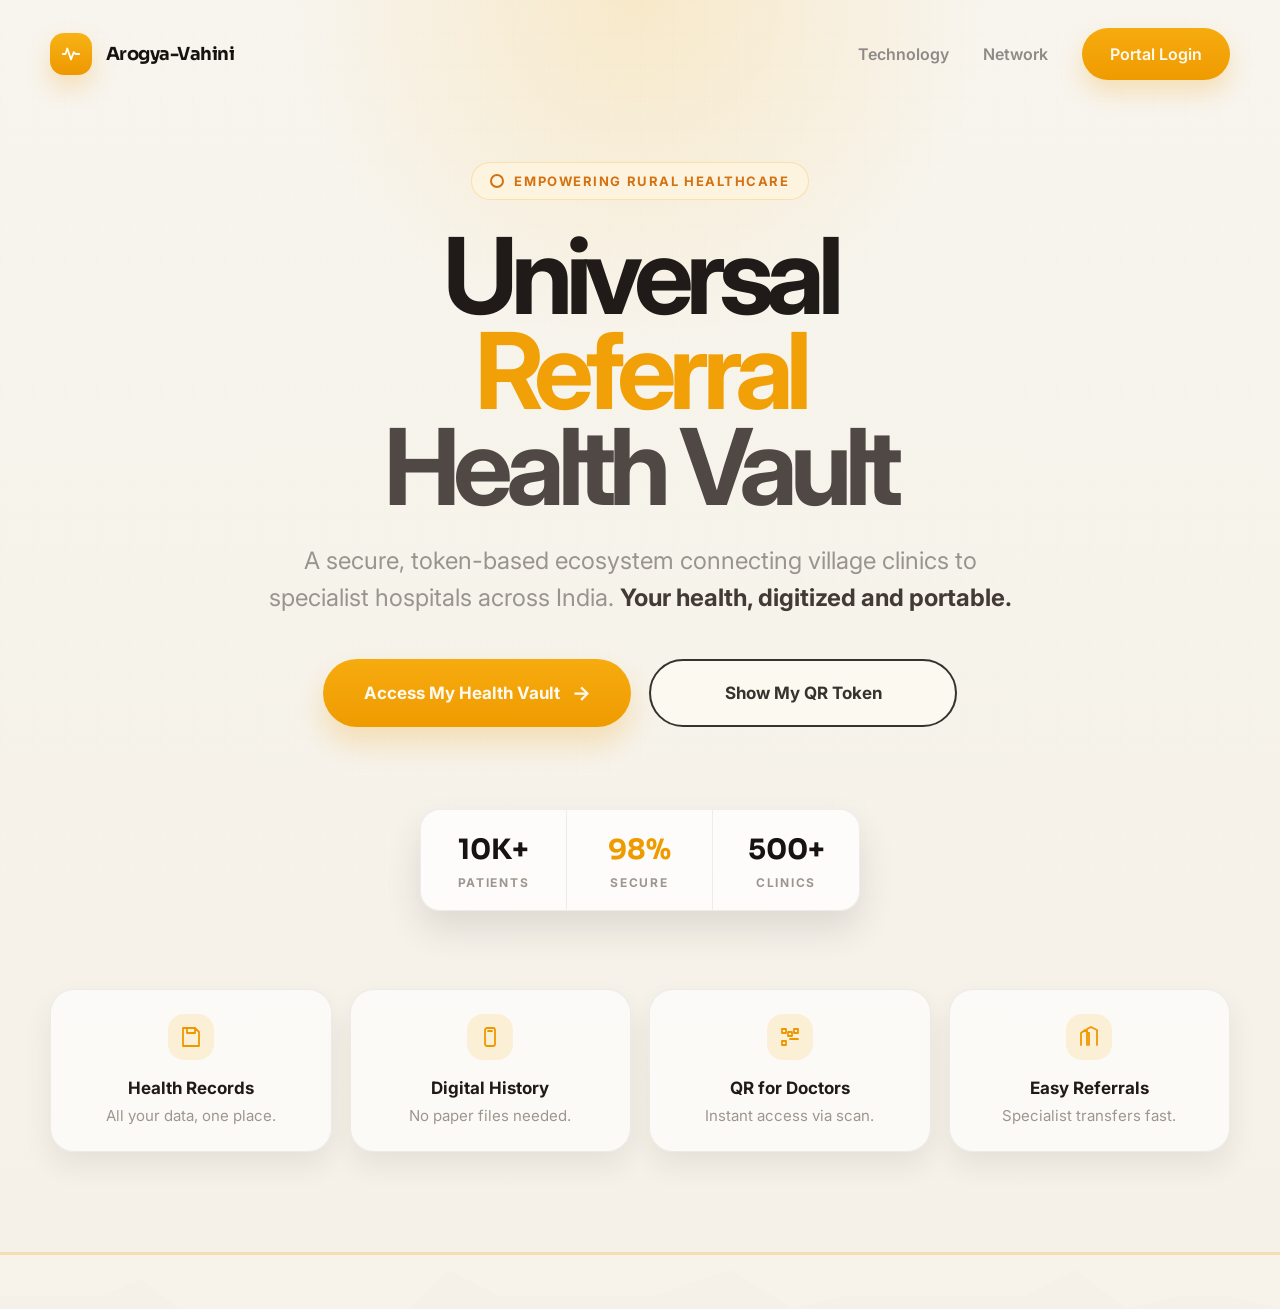
<file: frontend/index.html>
<!DOCTYPE html>
<html lang="en">
<head>
  <meta charset="UTF-8">
  <meta name="viewport" content="width=device-width, initial-scale=1.0">
  <title>Arogya-Vahini</title>
  <link rel="stylesheet" href="css/style.css">
</head>
<body class="landing-page">
  <header class="landing-header">
    <a href="index.html" class="landing-brand" aria-label="Arogya-Vahini home">
      <span class="landing-brand-mark">
        <svg viewBox="0 0 24 24" aria-hidden="true">
          <path d="M3 12h3l2-6 4 12 3-8 2 2h4" fill="none" stroke="currentColor" stroke-linecap="round" stroke-linejoin="round" stroke-width="2"></path>
        </svg>
      </span>
      <span class="landing-brand-text">Arogya-Vahini</span>
    </a>

    <nav class="landing-nav" aria-label="Primary">
      <a href="#technology">Technology</a>
      <a href="#network">Network</a>
      <a href="./pages/login.html" class="landing-login-link">Portal Login</a>
    </nav>
  </header>

  <main class="landing-main">
    <section class="landing-hero">
      <div class="landing-badge">Empowering Rural Healthcare</div>
      <h1 class="landing-title">
        <span>Universal</span>
        <span class="landing-title-accent">Referral</span>
        <span class="landing-title-muted">Health Vault</span>
      </h1>
      <p class="landing-copy">
        A secure, token-based ecosystem connecting village clinics to specialist hospitals across India.
        <strong>Your health, digitized and portable.</strong>
      </p>
      <div class="landing-actions">
        <a href="register.html" class="landing-button landing-button-primary">Access My Health Vault</a>
        <a href="pages/login.html" class="landing-button landing-button-secondary">Show My QR Token</a>
      </div>

      <div class="landing-stats" aria-label="Platform stats">
        <div class="landing-stat">
          <strong>10K+</strong>
          <span>Patients</span>
        </div>
        <div class="landing-stat landing-stat-highlight">
          <strong>98%</strong>
          <span>Secure</span>
        </div>
        <div class="landing-stat">
          <strong>500+</strong>
          <span>Clinics</span>
        </div>
      </div>
    </section>

    <section class="landing-features" id="technology" aria-label="Key platform features">
      <article class="landing-feature-card">
        <div class="landing-feature-icon">
          <svg viewBox="0 0 24 24" aria-hidden="true">
            <path d="M8 3h8l4 4v14H4V3h4zm0 0v5h8V3" fill="none" stroke="currentColor" stroke-linecap="round" stroke-linejoin="round" stroke-width="1.8"></path>
          </svg>
        </div>
        <h2>Health Records</h2>
        <p>All your data, one place.</p>
      </article>

      <article class="landing-feature-card">
        <div class="landing-feature-icon">
          <svg viewBox="0 0 24 24" aria-hidden="true">
            <rect x="7" y="3" width="10" height="18" rx="2" fill="none" stroke="currentColor" stroke-width="1.8"></rect>
            <path d="M10 6h4" fill="none" stroke="currentColor" stroke-linecap="round" stroke-width="1.8"></path>
          </svg>
        </div>
        <h2>Digital History</h2>
        <p>No paper files needed.</p>
      </article>

      <article class="landing-feature-card">
        <div class="landing-feature-icon">
          <svg viewBox="0 0 24 24" aria-hidden="true">
            <path d="M4 4h4v4H4zm12 0h4v4h-4zM4 16h4v4H4zm6-9h4v4h-4zm2 7h8" fill="none" stroke="currentColor" stroke-linecap="round" stroke-linejoin="round" stroke-width="1.8"></path>
          </svg>
        </div>
        <h2>QR for Doctors</h2>
        <p>Instant access via scan.</p>
      </article>

      <article class="landing-feature-card" id="network">
        <div class="landing-feature-icon">
          <svg viewBox="0 0 24 24" aria-hidden="true">
            <path d="M4 20V8l4-3 4 3v12M10 20V4l4-2 6 3v15" fill="none" stroke="currentColor" stroke-linecap="round" stroke-linejoin="round" stroke-width="1.8"></path>
          </svg>
        </div>
        <h2>Easy Referrals</h2>
        <p>Specialist transfers fast.</p>
      </article>
    </section>
  </main>
</body>
</html>
</file>
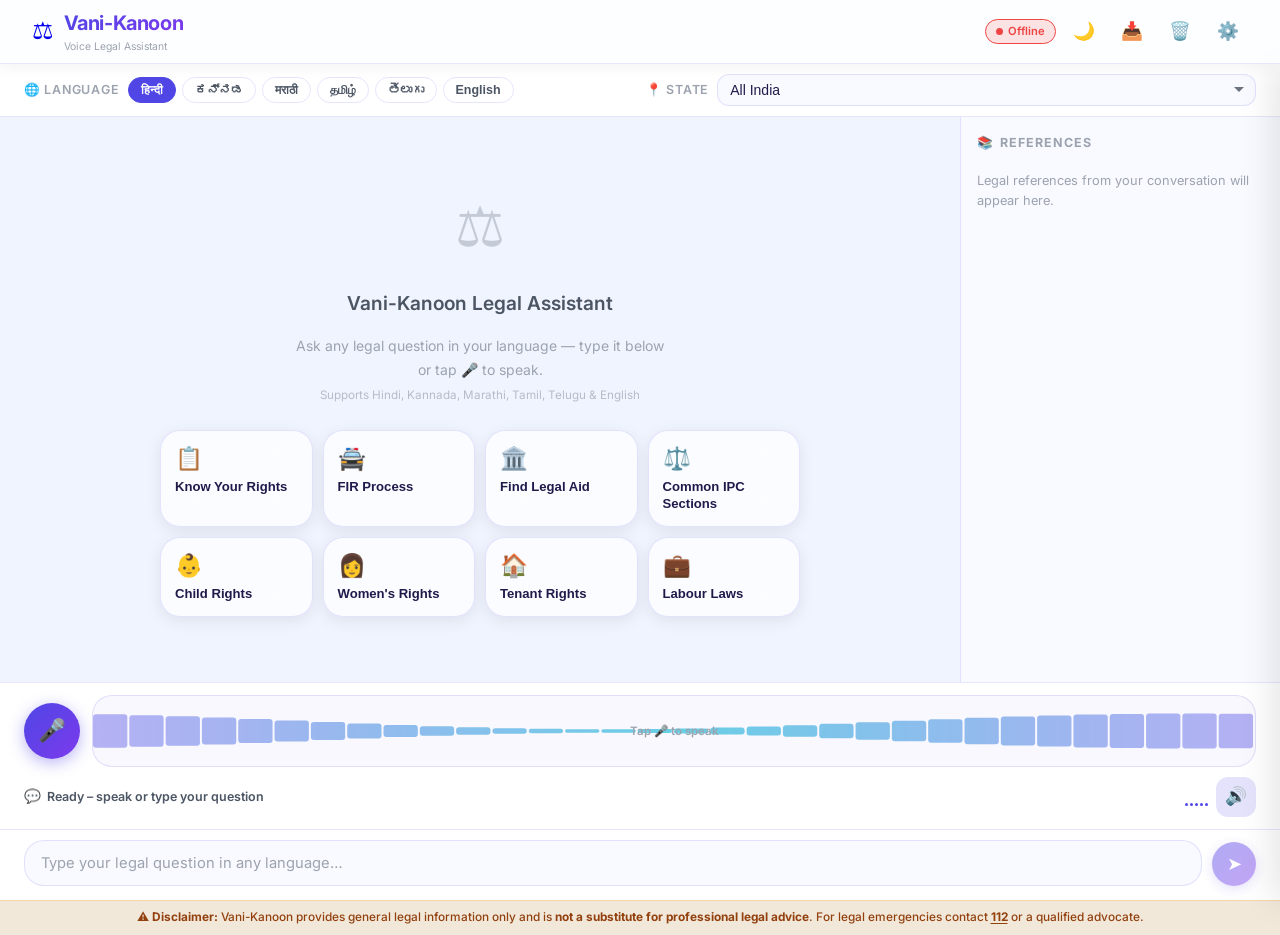
<file: frontend/legal-assistant.html>
<!DOCTYPE html>
<html lang="hi" data-theme="light">
<!--
  Vani-Kanoon – Voice-based Multilingual Legal Assistant
  A comprehensive, accessible, self-contained interface.
-->
<head>
    <meta charset="UTF-8">
    <meta name="viewport" content="width=device-width, initial-scale=1.0, viewport-fit=cover">
    <meta name="description" content="Vani-Kanoon: Voice-based multilingual legal assistant for Indian laws">
    <meta name="theme-color" content="#4f46e5">
    <title>Vani-Kanoon ⚖️ – Legal Assistant</title>

    <!-- Preconnect for fonts (gracefully degrades offline) -->
    <link rel="preconnect" href="https://fonts.googleapis.com">
    <link rel="preconnect" href="https://fonts.gstatic.com" crossorigin>
    <link href="https://fonts.googleapis.com/css2?family=Inter:wght@300;400;500;600;700&display=swap"
          rel="stylesheet" media="print" onload="this.media='all'">

    <!-- App CSS -->
    <link rel="stylesheet" href="css/legal-assistant.css">

    <style>
      /* Inline critical styles so the page renders correctly even before CSS loads */
      html { box-sizing: border-box; }
      *, *::before, *::after { box-sizing: inherit; }
      body { margin: 0; font-family: Inter, system-ui, sans-serif; }

      /* Message-bubble error variant */
      .message-bubble--error {
        background: var(--color-error-light, #fee2e2) !important;
        color: var(--color-error, #ef4444) !important;
        border-color: var(--color-error, #ef4444) !important;
      }

      /* Citation card keyboard focus */
      .citation-card:focus {
        outline: 2px solid var(--color-primary, #4f46e5);
        outline-offset: 2px;
      }

      /* Highlighted search terms */
      mark.highlight {
        background: rgba(6,182,212,.25);
        color: inherit;
        border-radius: 2px;
        padding: 0 1px;
      }

      /* Aside citations panel (desktop) */
      .citations-aside {
        display: none;
        flex-direction: column;
        gap: 10px;
        padding: 16px;
        overflow-y: auto;
        border-left: 1px solid var(--border-color, rgba(79,70,229,.14));
        background: var(--bg-surface-2, #f8faff);
      }
      @media (min-width: 1024px) {
        .citations-aside { display: flex; }
      }

      /* Volume bars (dynamic heights set by JS) */
      .volume-bar { height: 3px; }
    </style>
</head>

<body>
<div class="legal-app" id="legal-app" role="application" aria-label="Vani-Kanoon Legal Assistant">

  <!-- ══════════════════════════════════════════════════════════
       HEADER
       ══════════════════════════════════════════════════════════ -->
  <header class="header" role="banner">
    <a class="header__brand" href="#chat-messages" aria-label="Vani-Kanoon home">
      <span class="header__logo" aria-hidden="true">⚖️</span>
      <div>
        <div class="header__title">Vani-Kanoon</div>
        <div class="header__subtitle">Voice Legal Assistant</div>
      </div>
    </a>

    <div class="header__actions" role="toolbar" aria-label="Header controls">
      <!-- Connection status -->
      <div class="connection-badge" id="connection-badge" aria-live="polite" aria-atomic="true">
        <div class="connection-badge__dot" aria-hidden="true"></div>
        <span id="connection-label">Online</span>
      </div>

      <!-- Theme toggle -->
      <button class="icon-btn"
              id="theme-toggle"
              aria-label="Toggle dark/light theme"
              aria-pressed="false"
              title="Toggle dark mode">
        🌙
      </button>

      <!-- Export -->
      <button class="icon-btn"
              id="export-btn"
              aria-label="Export conversation"
              title="Export conversation">
        📥
      </button>

      <!-- Clear chat -->
      <button class="icon-btn"
              id="clear-btn"
              aria-label="Clear conversation"
              title="Clear chat">
        🗑️
      </button>

      <!-- Settings -->
      <button class="icon-btn"
              id="settings-toggle"
              aria-label="Open settings"
              aria-expanded="false"
              aria-controls="settings-panel"
              title="Settings">
        ⚙️
      </button>
    </div>
  </header>

  <!-- ══════════════════════════════════════════════════════════
       MAIN LAYOUT
       ══════════════════════════════════════════════════════════ -->
  <div class="main-layout" id="main-layout" role="main">

    <!-- ── Language & State Panel ─────────────────────────────── -->
    <section class="language-panel"
             aria-label="Language and location settings"
             role="region">
      <div class="language-panel__group" role="group" aria-label="Select language">
        <label class="language-panel__label" for="language-select">🌐 Language</label>
        <nav class="lang-pills" role="list" aria-label="Available languages" id="lang-pills"></nav>
      </div>

      <div class="language-panel__group" role="group" aria-label="Select state">
        <label class="language-panel__label" for="state-select">📍 State</label>
        <select class="select-input"
                id="state-select"
                aria-label="Select Indian state for local laws">
          <option value="">All India</option>
          <!-- States injected by JS -->
        </select>
      </div>
    </section>

    <!-- ── Chat Container ─────────────────────────────────────── -->
    <section class="chat-container"
             id="chat-messages"
             role="log"
             aria-label="Conversation history"
             aria-live="polite"
             aria-relevant="additions">
      <!-- Empty state rendered by JS on first load -->
    </section>

    <!-- ── Citations Aside (desktop) ─────────────────────────── -->
    <aside class="citations-aside"
           id="citations-panel"
           role="complementary"
           aria-label="Legal citations">
      <div class="citations-title" id="citations-aside-title">
        <span aria-hidden="true">📚</span> References
      </div>
      <p style="font-size:.8rem;color:var(--text-muted);margin-top:8px;">
        Legal references from your conversation will appear here.
      </p>
    </aside>

    <!-- ── Voice Panel ────────────────────────────────────────── -->
    <section class="voice-panel"
             role="region"
             aria-label="Voice recording controls">
      <div class="voice-panel__top">
        <!-- Record button -->
        <button class="record-btn"
                id="record-btn"
                aria-label="Start voice recording"
                aria-pressed="false"
                title="Hold to record">
          <span id="record-icon" aria-hidden="true">🎤</span>
        </button>

        <!-- Waveform canvas -->
        <div class="audio-visualizer idle"
             id="visualizer-wrapper"
             aria-hidden="true">
          <canvas id="audio-canvas"></canvas>
          <div class="audio-visualizer__label">Tap 🎤 to speak</div>
        </div>
      </div>

      <div class="voice-panel__controls">
        <!-- Status label -->
        <div class="voice-status" id="voice-status" role="status" aria-live="polite" aria-atomic="true">
          <span class="voice-status__icon" aria-hidden="true">💬</span>
          <span id="voice-status-text">Ready – speak or type your question</span>
        </div>

        <!-- Volume meter -->
        <div class="volume-meter" id="volume-meter" aria-hidden="true">
          <div class="volume-bar" id="vol-1"></div>
          <div class="volume-bar" id="vol-2"></div>
          <div class="volume-bar" id="vol-3"></div>
          <div class="volume-bar" id="vol-4"></div>
          <div class="volume-bar" id="vol-5"></div>
        </div>

        <!-- TTS toggle -->
        <button class="icon-btn"
                id="tts-toggle"
                aria-label="Toggle text-to-speech responses"
                aria-pressed="true"
                title="Text-to-speech">
          🔊
        </button>
      </div>
    </section>

    <!-- ── Text Input Bar ─────────────────────────────────────── -->
    <div class="input-bar" role="form" aria-label="Message input">
      <label class="sr-only" for="text-input">Type your legal question</label>
      <textarea class="input-bar__textarea"
                id="text-input"
                rows="1"
                placeholder="Type your legal question in any language…"
                aria-label="Legal question input"
                aria-multiline="true"
                autocomplete="off"
                spellcheck="false"
                maxlength="2000"></textarea>
      <button class="send-btn"
              id="send-btn"
              aria-label="Send message"
              title="Send (Enter)"
              disabled>
        <span aria-hidden="true">➤</span>
      </button>
    </div>

  </div><!-- /.main-layout -->

  <!-- ══════════════════════════════════════════════════════════
       SETTINGS PANEL (sidebar)
       ══════════════════════════════════════════════════════════ -->
  <aside class="settings-panel"
         id="settings-panel"
         role="complementary"
         aria-label="Settings"
         aria-hidden="true">

    <div class="settings-panel__header">
      <h2 class="settings-panel__title">⚙️ Settings</h2>
      <button class="icon-btn"
              id="settings-close"
              aria-label="Close settings">✕</button>
    </div>

    <div class="settings-panel__body">

      <!-- Appearance -->
      <section aria-labelledby="settings-appearance">
        <div class="settings-section__title" id="settings-appearance">Appearance</div>

        <div class="settings-row">
          <div>
            <div class="settings-row__label">Dark Mode</div>
            <div class="settings-row__sub">Switch between light and dark theme</div>
          </div>
          <button class="toggle"
                  id="dark-mode-toggle"
                  role="switch"
                  aria-checked="false"
                  aria-label="Toggle dark mode"></button>
        </div>

        <div class="settings-row">
          <div>
            <div class="settings-row__label">Font Size</div>
            <div class="settings-row__sub">Adjust chat text size</div>
          </div>
          <select class="select-input" id="font-size-select" aria-label="Font size" style="width:90px">
            <option value="small">Small</option>
            <option value="medium" selected>Medium</option>
            <option value="large">Large</option>
          </select>
        </div>
      </section>

      <!-- Voice / Audio -->
      <section aria-labelledby="settings-voice">
        <div class="settings-section__title" id="settings-voice">Voice & Audio</div>

        <div class="settings-row">
          <div>
            <div class="settings-row__label">Auto-play TTS</div>
            <div class="settings-row__sub">Read responses aloud automatically</div>
          </div>
          <button class="toggle"
                  id="autoplay-toggle"
                  role="switch"
                  aria-checked="true"
                  aria-label="Auto-play text-to-speech"></button>
        </div>

        <div class="settings-row">
          <div>
            <div class="settings-row__label">TTS Speed</div>
            <div class="settings-row__sub" id="tts-speed-label">1.0×</div>
          </div>
          <input class="range-input"
                 type="range"
                 id="tts-speed"
                 min="0.5"
                 max="2.0"
                 step="0.1"
                 value="1.0"
                 aria-label="TTS speed"
                 aria-valuemin="0.5"
                 aria-valuemax="2.0"
                 aria-valuenow="1.0"
                 style="width:100px">
        </div>

        <div class="settings-row">
          <div>
            <div class="settings-row__label">STT Fallback</div>
            <div class="settings-row__sub">Use browser speech recognition when backend is unavailable</div>
          </div>
          <button class="toggle"
                  id="stt-fallback-toggle"
                  role="switch"
                  aria-checked="true"
                  aria-label="Browser STT fallback"></button>
        </div>
      </section>

      <!-- Language -->
      <section aria-labelledby="settings-lang">
        <div class="settings-section__title" id="settings-lang">Language</div>

        <div class="settings-row">
          <div>
            <div class="settings-row__label">Interface Language</div>
          </div>
          <select class="select-input"
                  id="settings-lang-select"
                  aria-label="Interface language"
                  style="width:120px"></select>
        </div>
      </section>

      <!-- Backend -->
      <section aria-labelledby="settings-backend">
        <div class="settings-section__title" id="settings-backend">Backend</div>

        <div class="settings-row">
          <div>
            <div class="settings-row__label">API URL</div>
            <div class="settings-row__sub">Server endpoint</div>
          </div>
        </div>
        <input type="url"
               class="input-bar__textarea"
               id="api-url-input"
               value="http://localhost:8000"
               aria-label="API base URL"
               style="width:100%;margin-top:4px;resize:none;min-height:36px;font-size:.82rem;">

        <div class="settings-row" style="margin-top:12px">
          <button class="icon-btn"
                  id="test-connection-btn"
                  aria-label="Test server connection"
                  style="width:auto;padding:6px 14px;font-size:.8rem;gap:4px;border:1.5px solid var(--border-color);border-radius:var(--radius-md)">
            🔌 Test Connection
          </button>
        </div>
      </section>

      <!-- About -->
      <section aria-labelledby="settings-about" style="margin-top:auto">
        <div class="settings-section__title" id="settings-about">About</div>
        <p style="font-size:.78rem;color:var(--text-muted);line-height:1.7">
          <strong>Vani-Kanoon v1.0</strong><br>
          Voice-based multilingual legal assistant for Indian laws.<br><br>
          Supports: Hindi, Kannada, Marathi, Tamil, Telugu, English.<br><br>
          Built for accessibility and offline-first use.
        </p>
      </section>

    </div>
  </aside>

  <!-- ══════════════════════════════════════════════════════════
       FOOTER DISCLAIMER
       ══════════════════════════════════════════════════════════ -->
  <footer class="disclaimer-bar" role="contentinfo" aria-label="Legal disclaimer">
    ⚠️ <strong>Disclaimer:</strong> Vani-Kanoon provides general legal information only and is
    <strong>not a substitute for professional legal advice</strong>.
    For legal emergencies contact <a href="tel:112">112</a> or a qualified advocate.
  </footer>

  <!-- ══════════════════════════════════════════════════════════
       LOADING OVERLAY
       ══════════════════════════════════════════════════════════ -->
  <div class="loading-overlay" id="loading-overlay" aria-hidden="true" role="status">
    <div class="loading-overlay__card">
      <div class="loading-overlay__spinner" aria-hidden="true"></div>
      <div class="loading-overlay__text" id="loading-text">Processing…</div>
    </div>
  </div>

  <!-- Toast container (populated by ErrorHandler) -->
  <div id="toast-container"
       class="toast-container"
       role="region"
       aria-label="Notifications"
       aria-live="polite"></div>

</div><!-- /#legal-app -->

<!-- ═══════════════════════════════════════════════════════════════
     SCRIPTS – load in dependency order
     ═══════════════════════════════════════════════════════════════ -->
<script src="js/utils.js"></script>
<script src="js/audio-visualizer.js"></script>
<script src="js/voice-handler.js"></script>
<script src="js/legal-query.js"></script>

<script>
/* ================================================================
   APPLICATION BOOTSTRAP – Vani-Kanoon Legal Assistant
   ================================================================ */
(function () {
  'use strict';

  /* ── Constants ──────────────────────────────────────────────── */
  const QUICK_ACTIONS = [
    { icon: '📋', label: 'Know Your Rights',    query: 'What are my fundamental rights as an Indian citizen?' },
    { icon: '🚔', label: 'FIR Process',         query: 'How do I file an FIR? What is the process?' },
    { icon: '🏛️', label: 'Find Legal Aid',      query: 'How can I get free legal aid in India?' },
    { icon: '⚖️', label: 'Common IPC Sections', query: 'What are the most commonly used IPC sections I should know about?' },
    { icon: '👶', label: 'Child Rights',         query: 'What are the rights of a child under Indian law?' },
    { icon: '👩', label: 'Women\'s Rights',      query: 'What are the key laws protecting women in India?' },
    { icon: '🏠', label: 'Tenant Rights',        query: 'What are the rights of a tenant in India?' },
    { icon: '💼', label: 'Labour Laws',          query: 'What are the basic labour rights of an employee in India?' },
  ];

  /* ── App State ──────────────────────────────────────────────── */
  const state = {
    theme:         Storage.get(STORAGE_KEYS.THEME, 'light'),
    language:      Storage.get(STORAGE_KEYS.LANGUAGE, 'hi'),
    state:         Storage.get(STORAGE_KEYS.STATE, ''),
    settings:      Storage.get(STORAGE_KEYS.SETTINGS, {
      autoplayTTS:   true,
      ttsSpeed:      1.0,
      sttFallback:   true,
      fontSize:      'medium',
    }),
    ttsEnabled:    true,
  };

  /* ── Module instances ───────────────────────────────────────── */
  let visualizer   = null;
  let voiceHandler = null;
  let queryManager = null;

  /* ── DOM refs ───────────────────────────────────────────────── */
  const $ = id => document.getElementById(id);

  const els = {
    app:              $('legal-app'),
    themeToggle:      $('theme-toggle'),
    darkModeToggle:   $('dark-mode-toggle'),
    exportBtn:        $('export-btn'),
    clearBtn:         $('clear-btn'),
    settingsToggle:   $('settings-toggle'),
    settingsPanel:    $('settings-panel'),
    settingsClose:    $('settings-close'),
    langPills:        $('lang-pills'),
    stateSelect:      $('state-select'),
    chatMessages:     $('chat-messages'),
    citationsPanel:   $('citations-panel'),
    recordBtn:        $('record-btn'),
    recordIcon:       $('record-icon'),
    visualizerWrapper:$('visualizer-wrapper'),
    audioCanvas:      $('audio-canvas'),
    voiceStatus:      $('voice-status'),
    voiceStatusText:  $('voice-status-text'),
    textInput:        $('text-input'),
    sendBtn:          $('send-btn'),
    ttsToggle:        $('tts-toggle'),
    connectionBadge:  $('connection-badge'),
    connectionLabel:  $('connection-label'),
    loadingOverlay:   $('loading-overlay'),
    loadingText:      $('loading-text'),
    autoplayToggle:   $('autoplay-toggle'),
    ttsSpeed:         $('tts-speed'),
    ttsSpeedLabel:    $('tts-speed-label'),
    sttFallback:      $('stt-fallback-toggle'),
    apiUrlInput:      $('api-url-input'),
    testConnBtn:      $('test-connection-btn'),
    fontSizeSelect:   $('font-size-select'),
    settingsLangSel:  $('settings-lang-select'),
  };

  /* ── Initialise ─────────────────────────────────────────────── */
  function init() {
    applyTheme(state.theme);
    populateLanguagePills();
    populateStateSelect();
    populateSettingsLang();
    initModules();
    bindEvents();
    restoreSettings();
    renderInitialState();
    checkConnection();
    setInterval(checkConnection, 30000);
  }

  /* ── Theme ──────────────────────────────────────────────────── */
  function applyTheme(theme) {
    document.documentElement.setAttribute('data-theme', theme);
    state.theme = theme;
    Storage.set(STORAGE_KEYS.THEME, theme);

    const isDark = theme === 'dark';
    if (els.themeToggle) {
      els.themeToggle.textContent = isDark ? '☀️' : '🌙';
      els.themeToggle.setAttribute('aria-pressed', isDark ? 'true' : 'false');
      els.themeToggle.title = isDark ? 'Switch to light mode' : 'Switch to dark mode';
    }
    if (els.darkModeToggle) {
      els.darkModeToggle.setAttribute('aria-checked', isDark ? 'true' : 'false');
    }
    if (visualizer) visualizer.setTheme(theme);
  }

  function toggleTheme() {
    applyTheme(state.theme === 'dark' ? 'light' : 'dark');
  }

  /* ── Language pills ─────────────────────────────────────────── */
  function populateLanguagePills() {
    if (!els.langPills) return;
    els.langPills.innerHTML = '';

    Object.entries(SUPPORTED_LANGUAGES).forEach(([code, info]) => {
      const btn = document.createElement('button');
      btn.className = `lang-pill${code === state.language ? ' active' : ''}`;
      btn.dataset.lang = code;
      btn.textContent = info.native || info.name;
      btn.setAttribute('role', 'listitem');
      btn.setAttribute('aria-label', `${info.name} (${info.native || info.name})`);
      btn.setAttribute('aria-pressed', code === state.language ? 'true' : 'false');
      btn.addEventListener('click', () => selectLanguage(code));
      els.langPills.appendChild(btn);
    });
  }

  function selectLanguage(code) {
    state.language = code;
    Storage.set(STORAGE_KEYS.LANGUAGE, code);

    document.documentElement.setAttribute('lang', getBCP47(code).split('-')[0]);

    // Update pills
    qsAll('.lang-pill').forEach(p => {
      const active = p.dataset.lang === code;
      p.classList.toggle('active', active);
      p.setAttribute('aria-pressed', active ? 'true' : 'false');
    });

    // Sync settings dropdown
    if (els.settingsLangSel) els.settingsLangSel.value = code;

    // Update managers
    if (voiceHandler)  voiceHandler.setLanguage(code);
    if (queryManager)  queryManager.setLanguage(code);

    ErrorHandler.display(`Language set to ${SUPPORTED_LANGUAGES[code]?.name || code}`, 'success', 2000);
  }

  /* ── State select ───────────────────────────────────────────── */
  function populateStateSelect() {
    if (!els.stateSelect) return;
    INDIAN_STATES.forEach(s => {
      const opt = document.createElement('option');
      opt.value = s;
      opt.textContent = s;
      if (s === state.state) opt.selected = true;
      els.stateSelect.appendChild(opt);
    });
  }

  /* ── Settings language dropdown ─────────────────────────────── */
  function populateSettingsLang() {
    if (!els.settingsLangSel) return;
    Object.entries(SUPPORTED_LANGUAGES).forEach(([code, info]) => {
      const opt = document.createElement('option');
      opt.value = code;
      opt.textContent = `${info.name} (${info.native || info.name})`;
      if (code === state.language) opt.selected = true;
      els.settingsLangSel.appendChild(opt);
    });
  }

  /* ── Initialise JS modules ──────────────────────────────────── */
  function initModules() {
    // Visualizer
    if (typeof AudioVisualizer !== 'undefined' && els.audioCanvas) {
      visualizer = new AudioVisualizer('audio-canvas', {
        mode:        'idle',
        barColor:    '#4f46e5',
        barColorAlt: '#06b6d4',
        barCount:    48,
      });
      visualizer.setTheme(state.theme);
      visualizer.start();
    }

    // Voice handler
    if (typeof VoiceHandler !== 'undefined') {
      voiceHandler = new VoiceHandler(visualizer);
      voiceHandler.setLanguage(state.language);

      voiceHandler.on('start', () => {
        setVoiceStatus('recording', '🔴 Recording… tap again to stop');
        if (els.recordBtn) {
          els.recordBtn.classList.add('recording');
          els.recordBtn.setAttribute('aria-pressed', 'true');
          els.recordBtn.setAttribute('aria-label', 'Stop recording');
          els.recordIcon.textContent = '⏹️';
        }
        if (els.visualizerWrapper) els.visualizerWrapper.classList.remove('idle');
      });

      voiceHandler.on('stop', () => {
        setVoiceStatus('processing', '⏳ Processing speech…');
        if (els.recordBtn) {
          els.recordBtn.classList.remove('recording');
          els.recordBtn.classList.add('processing');
          els.recordBtn.setAttribute('aria-label', 'Processing…');
          els.recordIcon.textContent = '⏳';
        }
      });

      voiceHandler.on('error', data => {
        resetVoiceUI();
        ErrorHandler.display(data.message || 'Voice error', 'error');
      });

      voiceHandler.on('playstart', () => setVoiceStatus('speaking', '🔊 Speaking…'));
      voiceHandler.on('playend',   () => resetVoiceUI());

      voiceHandler.on('audiolevel', ({ level }) => updateVolumeMeter(level));
    }

    // Query manager
    if (typeof LegalQueryManager !== 'undefined') {
      queryManager = new LegalQueryManager({
        chatContainerId:      'chat-messages',
        citationsContainerId: 'citations-panel',
      });
      queryManager.setLanguage(state.language);
      if (state.state) queryManager.setState(state.state);

      // Restore persisted messages to DOM
      if (queryManager.conversationHistory.length > 0) {
        queryManager.conversationHistory.forEach(msg => {
          queryManager.displayMessage(msg.content, msg.role, msg.citations || [], msg.language);
        });
        // Remove the duplicated history entries (displayMessage adds them again)
        queryManager.conversationHistory = queryManager.conversationHistory.slice(
          0, queryManager.conversationHistory.length / 2
        );
      } else {
        renderInitialState();
      }
    }
  }

  /* ── Bind events ────────────────────────────────────────────── */
  function bindEvents() {
    // Theme
    if (els.themeToggle)    els.themeToggle.addEventListener('click', toggleTheme);
    if (els.darkModeToggle) els.darkModeToggle.addEventListener('click', () => {
      toggleTheme();
      const isDark = state.theme === 'dark';
      els.darkModeToggle.setAttribute('aria-checked', isDark ? 'true' : 'false');
    });

    // Settings panel
    if (els.settingsToggle) {
      els.settingsToggle.addEventListener('click', () => toggleSettings(true));
    }
    if (els.settingsClose) {
      els.settingsClose.addEventListener('click', () => toggleSettings(false));
    }

    // Export / Clear
    if (els.exportBtn) els.exportBtn.addEventListener('click', () => queryManager?.exportHistory());
    if (els.clearBtn)  els.clearBtn.addEventListener('click', confirmClear);

    // State select
    if (els.stateSelect) {
      els.stateSelect.addEventListener('change', e => {
        state.state = e.target.value;
        Storage.set(STORAGE_KEYS.STATE, state.state);
        if (queryManager) queryManager.setState(state.state);
      });
    }

    // Text input
    if (els.textInput) {
      els.textInput.addEventListener('input', onTextInputChange);
      els.textInput.addEventListener('keydown', e => {
        if (e.key === 'Enter' && !e.shiftKey) {
          e.preventDefault();
          sendTextQuery();
        }
      });
    }

    // Send button
    if (els.sendBtn) els.sendBtn.addEventListener('click', sendTextQuery);

    // Record button
    if (els.recordBtn) els.recordBtn.addEventListener('click', toggleRecording);

    // TTS toggle
    if (els.ttsToggle) {
      els.ttsToggle.addEventListener('click', () => {
        state.ttsEnabled = !state.ttsEnabled;
        els.ttsToggle.setAttribute('aria-pressed', state.ttsEnabled ? 'true' : 'false');
        els.ttsToggle.textContent = state.ttsEnabled ? '🔊' : '🔇';
        ErrorHandler.display(`Text-to-speech ${state.ttsEnabled ? 'enabled' : 'disabled'}`, 'info', 2000);
      });
    }

    // Settings controls
    if (els.autoplayToggle) {
      els.autoplayToggle.addEventListener('click', () => {
        const current = els.autoplayToggle.getAttribute('aria-checked') === 'true';
        els.autoplayToggle.setAttribute('aria-checked', (!current).toString());
        state.settings.autoplayTTS = !current;
        saveSettings();
      });
    }

    if (els.ttsSpeed) {
      els.ttsSpeed.addEventListener('input', e => {
        const val = parseFloat(e.target.value);
        if (els.ttsSpeedLabel) els.ttsSpeedLabel.textContent = `${val.toFixed(1)}×`;
        state.settings.ttsSpeed = val;
        saveSettings();
      });
    }

    if (els.sttFallback) {
      els.sttFallback.addEventListener('click', () => {
        const current = els.sttFallback.getAttribute('aria-checked') === 'true';
        els.sttFallback.setAttribute('aria-checked', (!current).toString());
        state.settings.sttFallback = !current;
        saveSettings();
      });
    }

    if (els.apiUrlInput) {
      els.apiUrlInput.addEventListener('change', e => {
        if (typeof API !== 'undefined') API.BASE_URL = e.target.value.trim();
      });
    }

    if (els.testConnBtn) els.testConnBtn.addEventListener('click', checkConnection);

    if (els.fontSizeSelect) {
      els.fontSizeSelect.addEventListener('change', e => {
        applyFontSize(e.target.value);
        state.settings.fontSize = e.target.value;
        saveSettings();
      });
    }

    if (els.settingsLangSel) {
      els.settingsLangSel.addEventListener('change', e => selectLanguage(e.target.value));
    }

    // Citation card clicks (delegated)
    if (els.chatMessages) {
      delegate(els.chatMessages, 'click', '.citation-card', (e, card) => {
        const url = card.dataset.url;
        if (url) window.open(url, '_blank', 'noopener,noreferrer');
        else {
          const act = card.dataset.act;
          const sec = card.dataset.section;
          if (act && sec) queryManager?.getSimplifiedExplanation(sec, act);
        }
      });
      // Keyboard activation of citation cards
      delegate(els.chatMessages, 'keydown', '.citation-card', (e) => {
        if (e.key === 'Enter' || e.key === ' ') e.target.click();
      });
    }

    // Quick action buttons (delegated – rendered inside empty state)
    delegate(document.body, 'click', '.quick-action-btn', (e, btn) => {
      const query = btn.dataset.query;
      if (query) {
        if (els.textInput) els.textInput.value = query;
        sendTextQuery();
      }
    });

    // Keyboard shortcut: Ctrl/Cmd+K to focus input
    document.addEventListener('keydown', e => {
      if ((e.ctrlKey || e.metaKey) && e.key === 'k') {
        e.preventDefault();
        els.textInput?.focus();
      }
    });

    // Close settings on Escape
    document.addEventListener('keydown', e => {
      if (e.key === 'Escape' && els.settingsPanel?.classList.contains('open')) {
        toggleSettings(false);
        els.settingsToggle?.focus();
      }
    });
  }

  /* ── Restore saved settings to UI ───────────────────────────── */
  function restoreSettings() {
    const s = state.settings;
    if (els.autoplayToggle) els.autoplayToggle.setAttribute('aria-checked', s.autoplayTTS ? 'true' : 'false');
    if (els.ttsSpeed) {
      els.ttsSpeed.value = s.ttsSpeed;
      if (els.ttsSpeedLabel) els.ttsSpeedLabel.textContent = `${parseFloat(s.ttsSpeed).toFixed(1)}×`;
    }
    if (els.sttFallback) els.sttFallback.setAttribute('aria-checked', s.sttFallback ? 'true' : 'false');
    if (els.fontSizeSelect) {
      els.fontSizeSelect.value = s.fontSize || 'medium';
      applyFontSize(s.fontSize || 'medium');
    }
    if (els.apiUrlInput && typeof API !== 'undefined') {
      els.apiUrlInput.value = API.BASE_URL;
    }
  }

  function saveSettings() {
    Storage.set(STORAGE_KEYS.SETTINGS, state.settings);
  }

  /* ── Font size ──────────────────────────────────────────────── */
  function applyFontSize(size) {
    const map = { small: '14px', medium: '16px', large: '18px' };
    document.documentElement.style.fontSize = map[size] || '16px';
  }

  /* ── Initial / empty state ──────────────────────────────────── */
  function renderInitialState() {
    const container = els.chatMessages;
    if (!container || container.children.length > 0) return;

    container.innerHTML = `
      <div class="chat-empty fade-in" role="status" aria-label="No messages yet">
        <div class="chat-empty__icon" aria-hidden="true">⚖️</div>
        <div class="chat-empty__title">Vani-Kanoon Legal Assistant</div>
        <div class="chat-empty__desc">
          Ask any legal question in your language — type it below or tap 🎤 to speak.<br>
          <small style="opacity:.7">Supports Hindi, Kannada, Marathi, Tamil, Telugu &amp; English</small>
        </div>
        <div class="quick-actions" role="list" aria-label="Suggested questions">
          ${QUICK_ACTIONS.map(a => `
            <button class="quick-action-btn"
                    role="listitem"
                    data-query="${escapeHtml(a.query)}"
                    aria-label="${escapeHtml(a.label)}">
              <span class="quick-action-btn__icon" aria-hidden="true">${a.icon}</span>
              <span class="quick-action-btn__text">${escapeHtml(a.label)}</span>
            </button>
          `).join('')}
        </div>
      </div>
    `;
  }

  /* ── Text query ─────────────────────────────────────────────── */
  function onTextInputChange() {
    if (!els.textInput || !els.sendBtn) return;
    const hasText = els.textInput.value.trim().length > 0;
    els.sendBtn.disabled = !hasText;
    // Auto-resize textarea
    els.textInput.style.height = 'auto';
    els.textInput.style.height = Math.min(els.textInput.scrollHeight, 140) + 'px';
  }

  async function sendTextQuery() {
    if (!queryManager) return;
    const text = els.textInput?.value?.trim();
    if (!text) return;

    // Clear input
    if (els.textInput) {
      els.textInput.value = '';
      els.textInput.style.height = 'auto';
    }
    if (els.sendBtn) els.sendBtn.disabled = true;

    const response = await queryManager.submitQuery(text);

    // TTS if enabled
    if (response && state.ttsEnabled && state.settings.autoplayTTS && voiceHandler) {
      const formatted = queryManager.formatLegalResponse(response);
      if (formatted.answer) {
        try {
          const ttsData = await voiceHandler.synthesizeSpeech(formatted.answer, state.language);
          await voiceHandler.playAudio(ttsData);
        } catch {
          // TTS failure is non-critical
        }
      }
    }
  }

  /* ── Voice recording ────────────────────────────────────────── */
  async function toggleRecording() {
    if (!voiceHandler) {
      // Fallback to browser STT
      startBrowserSTTFallback();
      return;
    }

    if (voiceHandler.isRecording) {
      // Stop recording
      try {
        const blob = await voiceHandler.stopRecording();
        resetVoiceUI();
        if (blob && blob.size > 0) {
          await queryManager?.submitVoiceQuery(blob, voiceHandler);
        }
      } catch (err) {
        resetVoiceUI();
        ErrorHandler.handle(err, 'stopRecording');
      }
    } else {
      // Start recording
      try {
        await voiceHandler.startRecording();
      } catch (err) {
        resetVoiceUI();
        if (err.name === 'NotAllowedError' || err.message.includes('Permission')) {
          ErrorHandler.display(
            'Microphone access denied. Please allow microphone in your browser settings.',
            'error', 8000
          );
          // Try browser STT as fallback
          if (state.settings.sttFallback) startBrowserSTTFallback();
        } else {
          ErrorHandler.handle(err, 'startRecording');
        }
      }
    }
  }

  function startBrowserSTTFallback() {
    if (!voiceHandler) return;
    const bcp47 = getBCP47(state.language);
    setVoiceStatus('recording', '🎤 Listening (browser mode)…');
    if (els.recordBtn) {
      els.recordBtn.classList.add('recording');
      els.recordBtn.setAttribute('aria-pressed', 'true');
      els.recordIcon.textContent = '⏹️';
    }

    voiceHandler.startBrowserSTT(
      bcp47,
      ({ transcript, isFinal }) => {
        if (els.textInput) els.textInput.value = transcript;
        onTextInputChange();
        if (isFinal) {
          resetVoiceUI();
          sendTextQuery();
        }
      },
      (err) => {
        resetVoiceUI();
        ErrorHandler.display(err.message, 'warning');
      }
    );
  }

  /* ── Voice UI helpers ───────────────────────────────────────── */
  function setVoiceStatus(type, text) {
    if (!els.voiceStatus || !els.voiceStatusText) return;
    els.voiceStatus.className = `voice-status ${type}`;
    els.voiceStatusText.textContent = text;
  }

  function resetVoiceUI() {
    setVoiceStatus('', 'Ready – speak or type your question');
    if (els.recordBtn) {
      els.recordBtn.classList.remove('recording', 'processing');
      els.recordBtn.setAttribute('aria-pressed', 'false');
      els.recordBtn.setAttribute('aria-label', 'Start voice recording');
      els.recordIcon.textContent = '🎤';
    }
    if (els.visualizerWrapper) els.visualizerWrapper.classList.add('idle');
    if (visualizer) { visualizer.setIdle(); visualizer.start(); }
    updateVolumeMeter(0);
  }

  function updateVolumeMeter(level) {
    const bars = ['vol-1','vol-2','vol-3','vol-4','vol-5'];
    const maxH = 18;
    bars.forEach((id, i) => {
      const el = $(id);
      if (!el) return;
      const threshold = (i + 1) / bars.length;
      const h = level > threshold ? maxH * Math.min(1, level * 2) : 3;
      el.style.height = `${Math.round(h)}px`;
      el.style.opacity = level > threshold ? '1' : '0.3';
    });
  }

  /* ── Settings panel ─────────────────────────────────────────── */
  function toggleSettings(open) {
    if (!els.settingsPanel) return;
    const isOpen = open !== undefined ? open : !els.settingsPanel.classList.contains('open');
    els.settingsPanel.classList.toggle('open', isOpen);
    els.settingsPanel.setAttribute('aria-hidden', (!isOpen).toString());
    if (els.settingsToggle) {
      els.settingsToggle.setAttribute('aria-expanded', isOpen.toString());
    }
    // Trap focus inside panel when open
    if (isOpen) {
      els.settingsClose?.focus();
    }
  }

  /* ── Clear conversation ─────────────────────────────────────── */
  function confirmClear() {
    if (queryManager && queryManager.conversationHistory.length === 0) {
      ErrorHandler.display('Nothing to clear.', 'info', 2000);
      return;
    }
    // Use window.confirm as a simple confirmation (accessible)
    if (window.confirm('Clear the entire conversation? This cannot be undone.')) {
      queryManager?.clearHistory();
      renderInitialState();
    }
  }

  /* ── Connection check ───────────────────────────────────────── */
  async function checkConnection() {
    const baseUrl = typeof API !== 'undefined' ? API.BASE_URL : 'http://localhost:8000';
    let ok = false;
    try {
      const controller = new AbortController();
      const timeout = setTimeout(() => controller.abort(), 4000);
      const res = await fetch(`${baseUrl}/health`, {
        method: 'GET',
        signal: controller.signal,
      });
      clearTimeout(timeout);
      ok = res.ok;
    } catch { ok = false; }

    if (els.connectionBadge && els.connectionLabel) {
      els.connectionBadge.className = `connection-badge${ok ? '' : ' offline'}`;
      els.connectionLabel.textContent = ok ? 'Online' : 'Offline';
      els.connectionBadge.title = ok
        ? 'Backend server connected'
        : 'Backend server unreachable';
    }
  }

  /* ── Start ──────────────────────────────────────────────────── */
  if (document.readyState === 'loading') {
    document.addEventListener('DOMContentLoaded', init);
  } else {
    init();
  }

}());
</script>
</body>
</html>
</file>
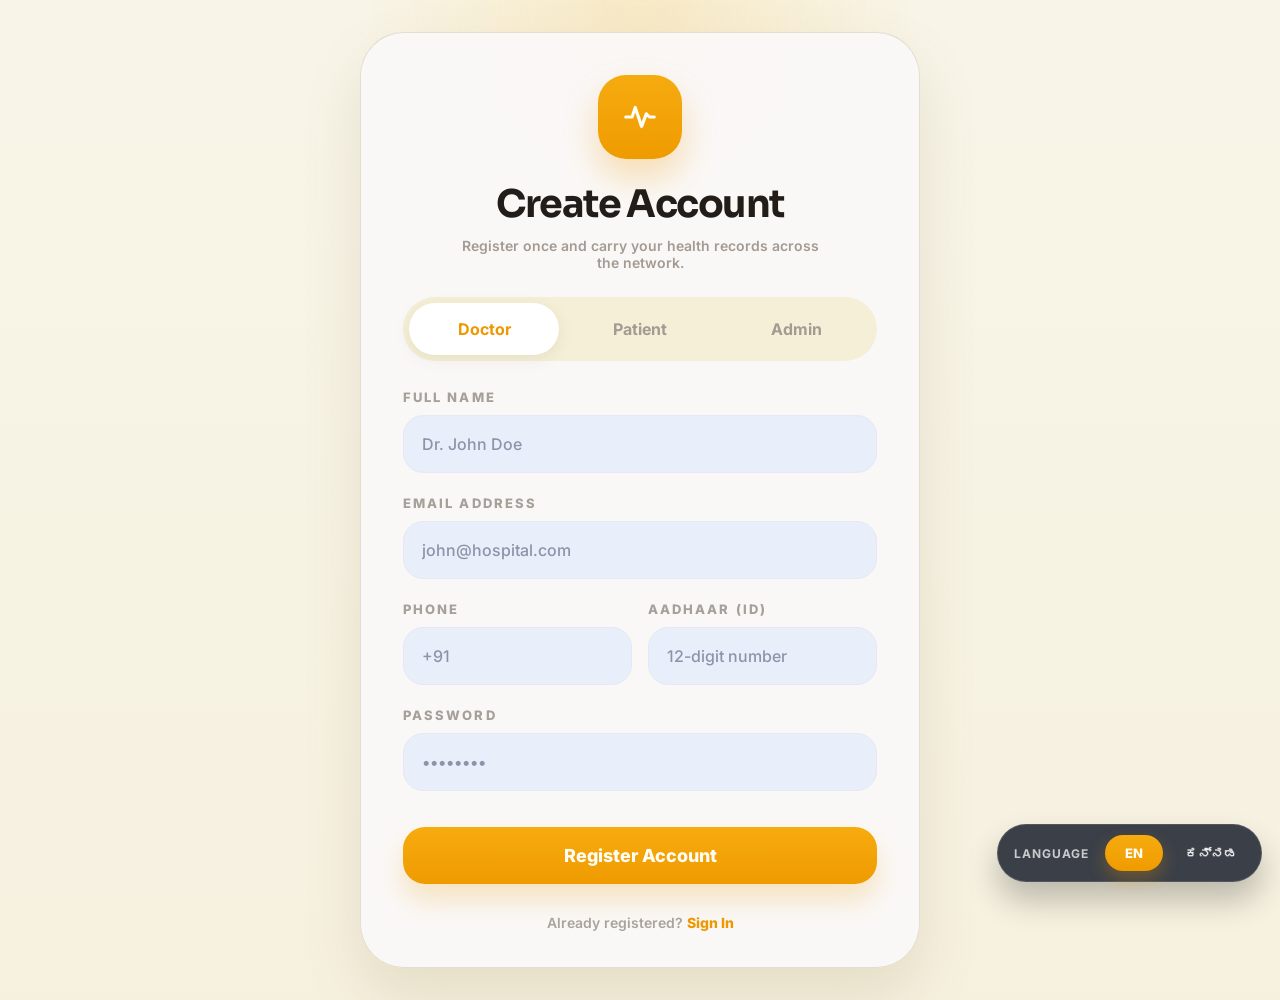
<file: frontend/register.html>
<!DOCTYPE html>
<html lang="en">
<head>
  <meta charset="UTF-8">
  <meta name="viewport" content="width=device-width, initial-scale=1.0">
  <title>Arogya - Register</title>
  <link rel="stylesheet" href="css/style.css">
</head>
<body class="portal-auth-page">
  <div id="toast" class="toast"></div>

  <div class="portal-auth-shell">
    <div class="portal-card portal-card-register">
      <div class="portal-card-icon" aria-hidden="true">
        <svg viewBox="0 0 24 24">
          <path d="M3 12h4l2-6 4 12 3-8 2 2h3" fill="none" stroke="currentColor" stroke-linecap="round" stroke-linejoin="round" stroke-width="2"></path>
        </svg>
      </div>
      <h1 class="portal-card-title">Create Account</h1>
      <p class="portal-card-subtitle">Register once and carry your health records across the network.</p>

      <form onsubmit="register(event)">
        <div class="portal-segmented portal-segmented-three" aria-label="Role selection">
          <input type="radio" name="role-choice" id="register-role-doctor" value="doctor" checked>
          <label for="register-role-doctor">Doctor</label>
          <input type="radio" name="role-choice" id="register-role-patient" value="patient">
          <label for="register-role-patient">Patient</label>
          <input type="radio" name="role-choice" id="register-role-admin" value="admin">
          <label for="register-role-admin">Admin</label>
        </div>

        <div class="portal-input-group">
          <label class="portal-input-label" for="name">Full Name</label>
          <input id="name" type="text" placeholder="Dr. John Doe" required>
        </div>

        <div class="portal-input-group">
          <label class="portal-input-label" for="email">Email Address</label>
          <input id="email" type="email" placeholder="john@hospital.com" required>
        </div>

        <div class="portal-input-row">
          <div class="portal-input-group">
            <label class="portal-input-label" for="phone">Phone</label>
            <input id="phone" type="text" placeholder="+91" required>
          </div>
          <div class="portal-input-group">
            <label class="portal-input-label" for="aadhaar">Aadhaar (ID)</label>
            <input id="aadhaar" type="text" placeholder="12-digit number" required>
          </div>
        </div>

        <div class="portal-input-group">
          <label class="portal-input-label" for="password">Password</label>
            <input id="password" type="password" placeholder="••••••••" required>
        </div>

        <input id="role" type="hidden" value="doctor">

        <button type="submit" class="portal-submit-button">Register Account</button>
      </form>

      <div class="portal-auth-footer">
        Already registered? <a href="pages/login.html">Sign In</a>
      </div>
    </div>
  </div>

  <script src="js/api.js"></script>
  <script src="js/auth.js"></script>
</body>
</html>
</file>
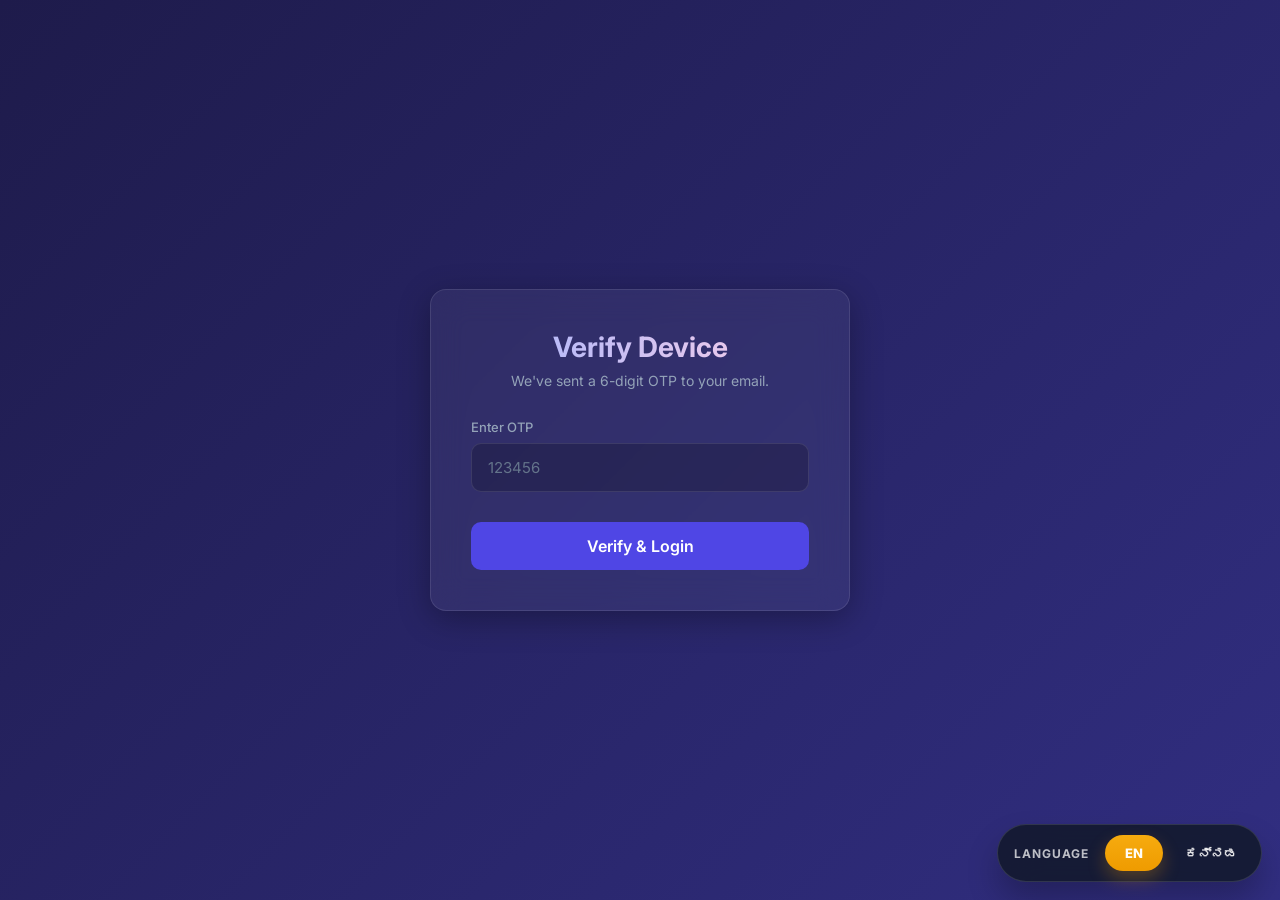
<file: frontend/verify.html>
<!DOCTYPE html>
<html lang="en">
<head>
  <meta charset="UTF-8">
  <meta name="viewport" content="width=device-width, initial-scale=1.0">
  <title>Arogya - Verify OTP</title>
  <link rel="stylesheet" href="css/style.css">
</head>
<body>
  <div id="toast" class="toast"></div>

  <div class="auth-wrapper">
    <div class="glass auth-container">
      <h2 class="auth-title">Verify Device</h2>
      <p class="auth-subtitle">We've sent a 6-digit OTP to your email.</p>

      <form onsubmit="verifyOtp(event)">
        <div class="input-group">
          <label class="input-label" for="otp">Enter OTP</label>
          <input id="otp" type="text" placeholder="123456" maxlength="6" required>
        </div>

        <button type="submit" class="btn-primary">Verify & Login</button>
      </form>
    </div>
  </div>

  <script src="js/api.js"></script>
  <script src="js/auth.js"></script>
</body>
</html>
</file>
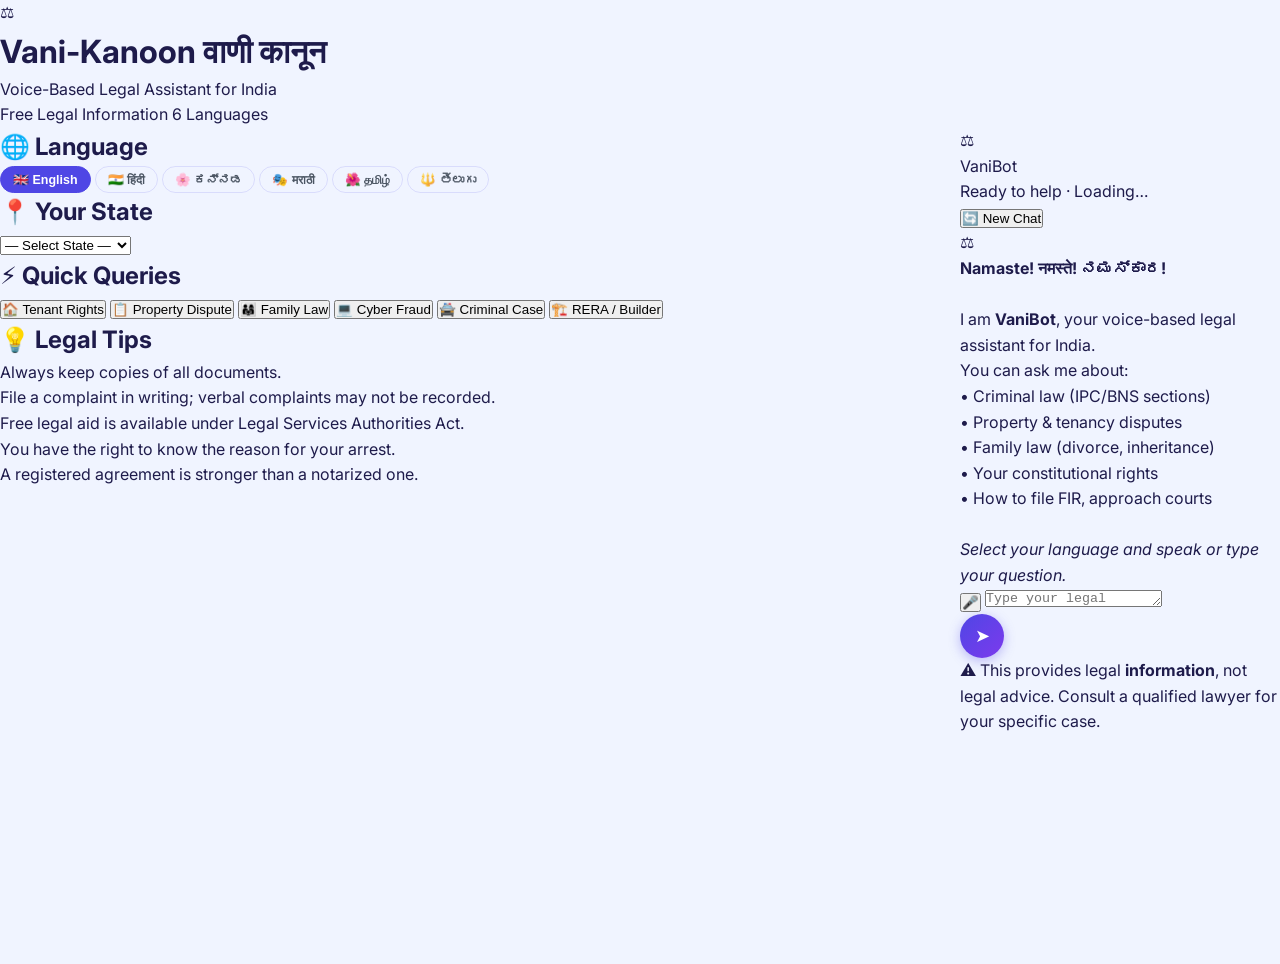
<file: frontend/pages/legal-assistant.html>
<!DOCTYPE html>
<html lang="en">
<head>
  <meta charset="UTF-8" />
  <meta name="viewport" content="width=device-width, initial-scale=1.0" />
  <title>Vani-Kanoon | वाणी कानून</title>
  <link rel="stylesheet" href="../css/legal-assistant.css" />
  <link rel="preconnect" href="https://fonts.googleapis.com" />
  <link href="https://fonts.googleapis.com/css2?family=Inter:wght@300;400;500;600;700&family=Noto+Sans+Devanagari:wght@400;600&display=swap" rel="stylesheet" />
</head>
<body>
  <!-- Background particles -->
  <div class="bg-particles" aria-hidden="true">
    <div class="particle"></div><div class="particle"></div><div class="particle"></div>
    <div class="particle"></div><div class="particle"></div><div class="particle"></div>
  </div>

  <!-- ===== Header ===== -->
  <header class="site-header">
    <div class="header-inner">
      <div class="brand">
        <div class="brand-icon">⚖️</div>
        <div class="brand-text">
          <h1>Vani-Kanoon <span class="brand-devanagari">वाणी कानून</span></h1>
          <p class="brand-tagline">Voice-Based Legal Assistant for India</p>
        </div>
      </div>
      <div class="header-badges">
        <span class="badge badge-free">Free Legal Information</span>
        <span class="badge badge-multi">6 Languages</span>
      </div>
    </div>
  </header>

  <!-- ===== Main Layout ===== -->
  <main class="main-layout">

    <!-- ===== Sidebar ===== -->
    <aside class="sidebar">

      <!-- Language selector -->
      <section class="card sidebar-card">
        <h2 class="card-title">🌐 Language</h2>
        <div class="language-pills" id="languagePills">
          <button class="lang-pill active" data-lang="English">🇬🇧 English</button>
          <button class="lang-pill" data-lang="Hindi">🇮🇳 हिंदी</button>
          <button class="lang-pill" data-lang="Kannada">🌸 ಕನ್ನಡ</button>
          <button class="lang-pill" data-lang="Marathi">🎭 मराठी</button>
          <button class="lang-pill" data-lang="Tamil">🌺 தமிழ்</button>
          <button class="lang-pill" data-lang="Telugu">🔱 తెలుగు</button>
        </div>
        <div class="dialect-display" id="dialectDisplay" style="display:none;">
          <span class="dialect-label">Detected:</span>
          <span class="dialect-value" id="dialectValue">—</span>
        </div>
      </section>

      <!-- State selector -->
      <section class="card sidebar-card">
        <h2 class="card-title">📍 Your State</h2>
        <select class="state-select" id="stateSelect">
          <option value="">— Select State —</option>
          <option value="Andhra Pradesh">Andhra Pradesh</option>
          <option value="Assam">Assam</option>
          <option value="Bihar">Bihar</option>
          <option value="Chhattisgarh">Chhattisgarh</option>
          <option value="Delhi">Delhi (NCT)</option>
          <option value="Goa">Goa</option>
          <option value="Gujarat">Gujarat</option>
          <option value="Haryana">Haryana</option>
          <option value="Himachal Pradesh">Himachal Pradesh</option>
          <option value="Jharkhand">Jharkhand</option>
          <option value="Karnataka">Karnataka</option>
          <option value="Kerala">Kerala</option>
          <option value="Madhya Pradesh">Madhya Pradesh</option>
          <option value="Maharashtra">Maharashtra</option>
          <option value="Odisha">Odisha</option>
          <option value="Punjab">Punjab</option>
          <option value="Rajasthan">Rajasthan</option>
          <option value="Tamil Nadu">Tamil Nadu</option>
          <option value="Telangana">Telangana</option>
          <option value="Uttar Pradesh">Uttar Pradesh</option>
          <option value="Uttarakhand">Uttarakhand</option>
          <option value="West Bengal">West Bengal</option>
        </select>
      </section>

      <!-- Quick queries -->
      <section class="card sidebar-card">
        <h2 class="card-title">⚡ Quick Queries</h2>
        <div class="quick-queries" id="quickQueries">
          <button class="quick-btn" data-query="What are my rights as a tenant? How much security deposit can a landlord demand?">
            🏠 Tenant Rights
          </button>
          <button class="quick-btn" data-query="My neighbour is encroaching on my property. What legal action can I take?">
            📋 Property Dispute
          </button>
          <button class="quick-btn" data-query="What are the grounds for divorce in India? What is the process for mutual consent divorce?">
            👨‍👩‍👧 Family Law
          </button>
          <button class="quick-btn" data-query="I have been cheated online. What IPC section applies and how do I file a complaint?">
            💻 Cyber Fraud
          </button>
          <button class="quick-btn" data-query="How do I file an FIR? What are my rights after arrest?">
            🚔 Criminal Case
          </button>
          <button class="quick-btn" data-query="A builder has delayed possession of my flat by 2 years. What are my rights under RERA?">
            🏗️ RERA / Builder
          </button>
        </div>
      </section>

      <!-- Legal tips -->
      <section class="card sidebar-card tips-card">
        <h2 class="card-title">💡 Legal Tips</h2>
        <ul class="tips-list" id="tipsList">
          <li>Always keep copies of all documents.</li>
          <li>File a complaint in writing; verbal complaints may not be recorded.</li>
          <li>Free legal aid is available under Legal Services Authorities Act.</li>
          <li>You have the right to know the reason for your arrest.</li>
          <li>A registered agreement is stronger than a notarized one.</li>
        </ul>
      </section>
    </aside>

    <!-- ===== Chat Area ===== -->
    <section class="chat-area">

      <!-- Chat header bar -->
      <div class="chat-header">
        <div class="chat-header-left">
          <div class="ai-avatar">⚖️</div>
          <div>
            <div class="ai-name">VaniBot</div>
            <div class="ai-status" id="aiStatus">Ready to help · <span id="docCount">Loading…</span></div>
          </div>
        </div>
        <button class="btn-icon" id="newChatBtn" title="New conversation">🔄 New Chat</button>
      </div>

      <!-- Messages -->
      <div class="chat-messages" id="chatMessages" role="log" aria-live="polite">
        <!-- Welcome message -->
        <div class="chat-bubble assistant-bubble">
          <div class="bubble-avatar">⚖️</div>
          <div class="bubble-content">
            <div class="bubble-text">
              <strong>Namaste! नमस्ते! ನಮಸ್ಕಾರ!</strong><br /><br />
              I am <strong>VaniBot</strong>, your voice-based legal assistant for India.<br />
              You can ask me about:<br />
              • Criminal law (IPC/BNS sections)<br />
              • Property &amp; tenancy disputes<br />
              • Family law (divorce, inheritance)<br />
              • Your constitutional rights<br />
              • How to file FIR, approach courts<br /><br />
              <em>Select your language and speak or type your question.</em>
            </div>
          </div>
        </div>
      </div>

      <!-- Input area -->
      <div class="input-area">
        <!-- Transcription display -->
        <div class="transcription-bar" id="transcriptionBar" style="display:none;">
          <span class="transcription-icon">🎤</span>
          <span id="transcriptionText">Listening…</span>
        </div>

        <!-- Voice + text row -->
        <div class="input-row">
          <button class="mic-btn" id="micBtn" title="Hold to speak" aria-label="Voice input">
            <span class="mic-icon">🎤</span>
            <span class="mic-ripple"></span>
          </button>
          <textarea
            class="text-input"
            id="textInput"
            rows="1"
            placeholder="Type your legal question here…"
            aria-label="Legal question input"
          ></textarea>
          <button class="send-btn" id="sendBtn" aria-label="Send">
            <span>➤</span>
          </button>
        </div>

        <!-- Disclaimer -->
        <p class="input-disclaimer">
          ⚠️ This provides legal <strong>information</strong>, not legal advice. Consult a qualified lawyer for your specific case.
        </p>
      </div>
    </section>

  </main>

  <!-- ===== Response Detail Modal ===== -->
  <div class="modal-overlay" id="citationModal" style="display:none;" role="dialog" aria-modal="true" aria-label="Citation details">
    <div class="modal-card">
      <div class="modal-header">
        <h3 id="modalTitle">Legal Citation</h3>
        <button class="modal-close" id="modalClose" aria-label="Close">✕</button>
      </div>
      <div class="modal-body" id="modalBody"></div>
    </div>
  </div>

  <!-- Loading overlay -->
  <div class="loading-overlay" id="loadingOverlay" style="display:none;" aria-busy="true">
    <div class="loading-spinner"></div>
    <p>VaniBot is thinking…</p>
  </div>

  <script type="module">
    import { LegalQueryHandler } from '../js/legal-query.js';
    import { VoiceHandler } from '../js/voice-handler.js';

    const handler = new LegalQueryHandler();
    const voice = new VoiceHandler();

    handler.init();
    voice.init(handler);
    handler.setVoiceHandler(voice);
  </script>
</body>
</html>
</file>
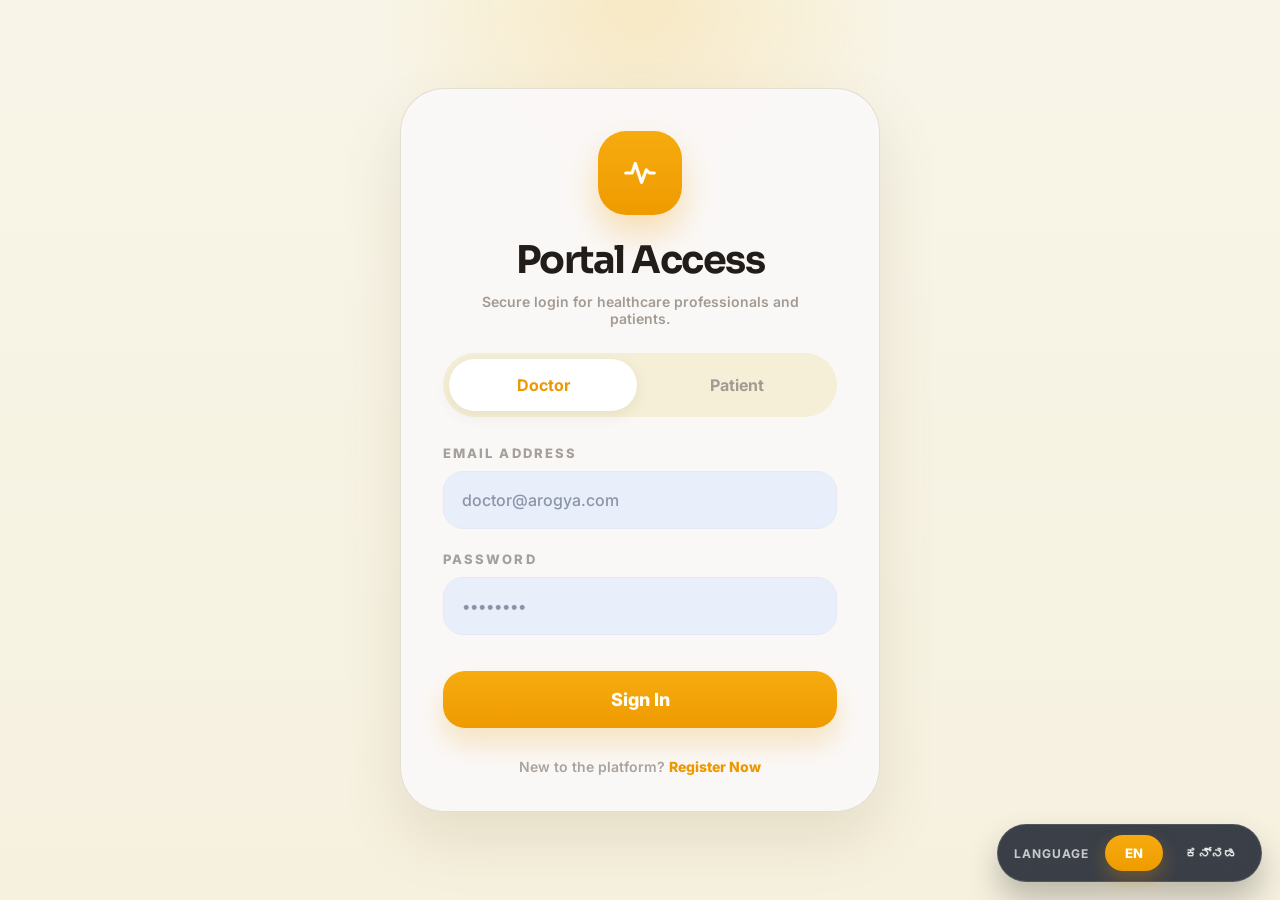
<file: frontend/pages/login.html>
<!DOCTYPE html>
<html lang="en">
<head>
  <meta charset="UTF-8">
  <meta name="viewport" content="width=device-width, initial-scale=1.0">
  <title>Arogya - Sign In</title>
  <link rel="stylesheet" href="../css/style.css">
</head>
<body class="portal-auth-page">
  <div id="toast" class="toast"></div>

  <div class="portal-auth-shell">
    <div class="portal-card">
      <div class="portal-card-icon" aria-hidden="true">
        <svg viewBox="0 0 24 24">
          <path d="M3 12h4l2-6 4 12 3-8 2 2h3" fill="none" stroke="currentColor" stroke-linecap="round" stroke-linejoin="round" stroke-width="2"></path>
        </svg>
      </div>
      <h1 class="portal-card-title">Portal Access</h1>
      <p class="portal-card-subtitle">Secure login for healthcare professionals and patients.</p>

      <div class="portal-segmented" aria-label="User type selection">
        <input type="radio" name="login-role" id="login-role-doctor" checked>
        <label for="login-role-doctor">Doctor</label>
        <input type="radio" name="login-role" id="login-role-patient">
        <label for="login-role-patient">Patient</label>
      </div>

      <form onsubmit="login(event)">
        <div class="portal-input-group">
          <label class="portal-input-label" for="email">Email Address</label>
          <input id="email" type="email" placeholder="doctor@arogya.com" required>
        </div>

        <div class="portal-input-group">
          <label class="portal-input-label" for="password">Password</label>
          <input id="password" type="password" placeholder="••••••••" required>
        </div>

        <button type="submit" class="portal-submit-button">Sign In</button>
      </form>

      <div class="portal-auth-footer">
        New to the platform? <a href="../register.html">Register Now</a>
      </div>
    </div>
  </div>

  <script src="../js/api.js"></script>
  <script src="../js/auth.js"></script>
</body>
</html>
</file>
<file: frontend/css/style.css>
@import url('https://fonts.googleapis.com/css2?family=Inter:wght@300;400;500;600;700&family=Sora:wght@400;500;600;700;800&display=swap');

:root {
  --primary: #4f46e5;
  --primary-hover: #4338ca;
  --secondary: #ec4899;
  --bg-gradient-start: #1e1b4b;
  --bg-gradient-end: #312e81;
  --surface-glass: rgba(255, 255, 255, 0.05);
  --surface-border: rgba(255, 255, 255, 0.1);
  --text-main: #f8fafc;
  --text-muted: #94a3b8;
  --danger: #ef4444;
  --success: #10b981;
  --warning: #f59e0b;
}

* {
  margin: 0;
  padding: 0;
  box-sizing: border-box;
  font-family: 'Inter', sans-serif;
}

body {
  min-height: 100vh;
  background: linear-gradient(135deg, var(--bg-gradient-start), var(--bg-gradient-end));
  color: var(--text-main);
  background-attachment: fixed;
  display: flex;
  flex-direction: column;
}

body.page-shell {
  opacity: 0;
  transform: translateY(14px) scale(0.995);
  filter: blur(6px);
  transition: opacity 0.38s ease, transform 0.38s ease, filter 0.38s ease;
}

body.page-shell.page-enter-ready {
  opacity: 1;
  transform: none;
  filter: none;
}

body.page-shell.page-exit-active,
body.page-shell.language-fade-active {
  opacity: 0.22;
  transform: translateY(10px) scale(0.992);
  filter: blur(5px);
}

/* Glassmorphism Classes */
.glass {
  background: var(--surface-glass);
  backdrop-filter: blur(16px);
  -webkit-backdrop-filter: blur(16px);
  border: 1px solid var(--surface-border);
  border-radius: 16px;
  box-shadow: 0 8px 32px 0 rgba(0, 0, 0, 0.3);
}

.glass-panel {
  background: rgba(15, 23, 42, 0.6);
  backdrop-filter: blur(20px);
  border: 1px solid var(--surface-border);
  border-radius: 20px;
}

/* Auth Center Layout */
.auth-wrapper {
  display: flex;
  justify-content: center;
  align-items: center;
  min-height: 100vh;
  padding: 20px;
}

.auth-container {
  width: 100%;
  max-width: 420px;
  padding: 40px;
  animation: slideUp 0.6s cubic-bezier(0.16, 1, 0.3, 1);
}

.auth-title {
  font-size: 28px;
  font-weight: 700;
  margin-bottom: 8px;
  text-align: center;
  background: linear-gradient(to right, #a5b4fc, #fbcfe8);
  -webkit-background-clip: text;
  background-clip: text;
  -webkit-text-fill-color: transparent;
}

.auth-subtitle {
  text-align: center;
  color: var(--text-muted);
  font-size: 14px;
  margin-bottom: 30px;
}

/* Form Elements */
.input-group {
  margin-bottom: 20px;
}

.input-label {
  display: block;
  font-size: 13px;
  color: var(--text-muted);
  margin-bottom: 8px;
  font-weight: 500;
}

input, select, textarea {
  width: 100%;
  padding: 14px 16px;
  background: rgba(0, 0, 0, 0.2);
  border: 1px solid var(--surface-border);
  border-radius: 10px;
  color: white;
  font-size: 15px;
  transition: all 0.3s ease;
}

input:focus, select:focus, textarea:focus {
  outline: none;
  border-color: var(--primary);
  box-shadow: 0 0 0 2px rgba(79, 70, 229, 0.2);
  background: rgba(0, 0, 0, 0.3);
}

input::placeholder, textarea::placeholder {
  color: #64748b;
}

button.btn-primary {
  width: 100%;
  padding: 14px;
  background: var(--primary);
  color: white;
  border: none;
  border-radius: 10px;
  font-size: 16px;
  font-weight: 600;
  cursor: pointer;
  transition: all 0.3s ease;
  margin-top: 10px;
}

button.btn-primary:hover {
  background: var(--primary-hover);
  transform: translateY(-2px);
  box-shadow: 0 4px 12px rgba(79, 70, 229, 0.3);
}

.link {
  color: #818cf8;
  text-decoration: none;
  font-size: 14px;
  transition: color 0.3s ease;
}

.link:hover {
  color: #a5b4fc;
}

.auth-footer {
  text-align: center;
  margin-top: 24px;
  font-size: 14px;
  color: var(--text-muted);
}

/* Dashboard Layout */
.dashboard-layout {
  display: flex;
  height: 100vh;
  overflow: hidden;
}

.sidebar {
  width: 280px;
  border-right: 1px solid var(--surface-border);
  background: rgba(15, 23, 42, 0.4);
  backdrop-filter: blur(20px);
  display: flex;
  flex-direction: column;
  padding: 24px 0;
}

.sidebar-logo {
  font-size: 24px;
  font-weight: 700;
  padding: 0 24px 32px 24px;
  background: linear-gradient(to right, #818cf8, #f472b6);
  -webkit-background-clip: text;
  background-clip: text;
  -webkit-text-fill-color: transparent;
}

.nav-item {
  display: flex;
  align-items: center;
  padding: 16px 24px;
  color: var(--text-muted);
  text-decoration: none;
  font-weight: 500;
  transition: all 0.2s ease;
  border-left: 3px solid transparent;
}

.nav-item:hover, .nav-item.active {
  color: white;
  background: rgba(255, 255, 255, 0.05);
  border-left: 3px solid var(--primary);
}

.main-content {
  flex: 1;
  overflow-y: auto;
  padding: 40px;
}

.header {
  display: flex;
  justify-content: space-between;
  align-items: center;
  margin-bottom: 40px;
}

.page-title {
  font-size: 28px;
  font-weight: 600;
}

.header-actions {
  display: flex;
  gap: 16px;
}

/* Grid & Cards */
.stats-grid {
  display: grid;
  grid-template-columns: repeat(auto-fit, minmax(240px, 1fr));
  gap: 24px;
  margin-bottom: 40px;
}

.stat-card {
  padding: 24px;
  border-radius: 16px;
  background: rgba(255,255,255,0.03);
  border: 1px solid var(--surface-border);
  transition: transform 0.3s ease;
}

.stat-card:hover {
  transform: translateY(-5px);
  background: rgba(255,255,255,0.05);
}

.stat-title {
  color: var(--text-muted);
  font-size: 14px;
  font-weight: 500;
  margin-bottom: 12px;
}

.stat-value {
  font-size: 36px;
  font-weight: 700;
  color: white;
}

/* Tables */
.table-container {
  width: 100%;
  overflow-x: auto;
}

table {
  width: 100%;
  border-collapse: collapse;
}

th {
  text-align: left;
  padding: 16px;
  color: var(--text-muted);
  font-weight: 500;
  font-size: 14px;
  border-bottom: 1px solid var(--surface-border);
}

td {
  padding: 16px;
  border-bottom: 1px solid rgba(255,255,255,0.05);
  font-size: 14px;
}

tr:hover td {
  background: rgba(255,255,255,0.02);
}

.badge {
  padding: 6px 12px;
  border-radius: 20px;
  font-size: 12px;
  font-weight: 600;
}

.badge.low { background: rgba(16, 185, 129, 0.2); color: #34d399; }
.badge.medium { background: rgba(245, 158, 11, 0.2); color: #fbbf24; }
.badge.high { background: rgba(239, 68, 68, 0.2); color: #f87171; }
.badge.pending { background: rgba(148, 163, 184, 0.2); color: #cbd5e1; }
.badge.accepted { background: rgba(79, 70, 229, 0.2); color: #818cf8; }
.badge.completed { background: rgba(56, 189, 248, 0.2); color: #7dd3fc; }

/* Modal */
.modal-overlay {
  position: fixed;
  top: 0; left: 0; right: 0; bottom: 0;
  background: rgba(0, 0, 0, 0.6);
  backdrop-filter: blur(4px);
  display: flex;
  justify-content: center;
  align-items: center;
  z-index: 1000;
  opacity: 0;
  pointer-events: none;
  transition: opacity 0.3s ease;
}

.modal-overlay.active {
  opacity: 1;
  pointer-events: auto;
}

.modal-content {
  width: 100%;
  max-width: 500px;
  padding: 30px;
  border-radius: 20px;
  transform: translateY(20px);
  transition: transform 0.3s ease;
  max-height: 90vh;
  overflow-y: auto;
}

.modal-overlay.active .modal-content {
  transform: translateY(0);
}

.modal-header {
  display: flex;
  justify-content: space-between;
  align-items: center;
  margin-bottom: 24px;
}

.modal-title {
  font-size: 20px;
  font-weight: 600;
}

.modal-close {
  background: none;
  border: none;
  color: var(--text-muted);
  font-size: 24px;
  cursor: pointer;
}

/* Utils */
.flex-row { display: flex; gap: 16px; align-items: center; }
.mt-4 { margin-top: 16px; }
.mb-4 { margin-bottom: 16px; }
.gap-4 { gap: 16px; }

/* Animations */
@keyframes slideUp {
  from { opacity: 0; transform: translateY(30px); }
  to { opacity: 1; transform: translateY(0); }
}

.fade-in {
  animation: slideUp 0.5s ease forwards;
}

/* Detail view specific */
.detail-grid {
  display: grid;
  grid-template-columns: 1fr 1fr;
  gap: 30px;
}

.card-section {
  padding: 24px;
  border-radius: 16px;
  margin-bottom: 24px;
  background: rgba(255,255,255,0.02);
  border: 1px solid rgba(255,255,255,0.05);
}

.section-title {
  font-size: 18px;
  font-weight: 600;
  margin-bottom: 20px;
  color: #a5b4fc;
  display: flex;
  justify-content: space-between;
  align-items: center;
}

.btn-small {
  padding: 8px 16px;
  border-radius: 8px;
  background: rgba(255,255,255,0.1);
  color: white;
  border: none;
  cursor: pointer;
  font-size: 13px;
}
.btn-small:hover {
  background: rgba(255,255,255,0.2);
}

/* Toast */
.toast {
  position: fixed;
  bottom: 24px;
  right: 24px;
  padding: 16px 24px;
  border-radius: 12px;
  background: var(--success);
  color: white;
  font-weight: 500;
  box-shadow: 0 4px 12px rgba(0,0,0,0.3);
  transform: translateY(100px);
  opacity: 0;
  transition: all 0.3s cubic-bezier(0.16, 1, 0.3, 1);
  z-index: 2000;
}

.toast.show {
  transform: translateY(0);
  opacity: 1;
}

.toast.error {
  background: var(--danger);
}

.global-language-switcher {
  position: fixed;
  right: 18px;
  bottom: 18px;
  display: inline-flex;
  align-items: center;
  gap: 8px;
  padding: 10px;
  border-radius: 999px;
  background: rgba(17, 24, 39, 0.82);
  border: 1px solid rgba(255, 255, 255, 0.12);
  box-shadow: 0 18px 32px rgba(0, 0, 0, 0.24);
  backdrop-filter: blur(18px);
  -webkit-backdrop-filter: blur(18px);
  z-index: 2500;
}

.global-language-label {
  padding: 0 8px 0 6px;
  color: rgba(255, 255, 255, 0.72);
  font-size: 12px;
  font-weight: 700;
  letter-spacing: 0.08em;
  text-transform: uppercase;
}

.global-language-switcher button {
  min-width: 58px;
  padding: 10px 14px;
  border: none;
  border-radius: 999px;
  background: transparent;
  color: rgba(255, 255, 255, 0.88);
  font-size: 13px;
  font-weight: 800;
  cursor: pointer;
  transition: background 0.2s ease, color 0.2s ease, transform 0.2s ease;
}

.global-language-switcher button:hover {
  transform: translateY(-1px);
}

.global-language-switcher button.active {
  background: linear-gradient(180deg, #f6ab0f 0%, #ef9b00 100%);
  color: #fffdf7;
  box-shadow: 0 8px 18px rgba(239, 155, 0, 0.28);
}

.glass-panel,
.card-section,
.stat-card,
.landing-feature-card,
.doctor-mini-card,
.doctor-list-card,
.doctor-quick-action,
.patient-vault-consultation-card,
.patient-vault-stat,
.portal-card,
.landing-stats,
.doctor-profile-card,
.patient-vault-userchip {
  transition: transform 0.28s ease, box-shadow 0.28s ease, border-color 0.28s ease, background 0.28s ease;
}

.glass-panel:hover,
.card-section:hover,
.landing-feature-card:hover,
.doctor-mini-card:hover,
.doctor-list-card:hover,
.patient-vault-consultation-card:hover,
.patient-vault-stat:hover,
.patient-vault-userchip:hover,
.doctor-profile-card:hover {
  transform: translateY(-4px);
  box-shadow: 0 22px 38px rgba(0, 0, 0, 0.14);
}

.nav-item,
.doctor-nav-item,
.patient-vault-navitem,
.landing-button,
.doctor-ghost-button,
.doctor-primary-button,
.portal-submit-button,
.patient-vault-export,
.btn-small,
button.btn-primary {
  transition: transform 0.2s ease, box-shadow 0.2s ease, background 0.2s ease, color 0.2s ease;
}

.nav-item:hover,
.doctor-nav-item:hover,
.patient-vault-navitem:hover,
.patient-vault-export:hover,
.btn-small:hover {
  transform: translateY(-1px);
}

/* Patient Vault Dashboard */
body.patient-vault-page {
  display: block;
  background: #f7f5ed;
  color: #1f1a17;
}

.patient-vault-topbar,
.patient-vault-main {
  width: min(1360px, calc(100% - 48px));
  margin: 0 auto;
}

.patient-vault-topbar {
  display: flex;
  align-items: center;
  justify-content: space-between;
  gap: 20px;
  padding: 20px 0 18px;
}

.patient-vault-brand {
  display: inline-flex;
  align-items: center;
  gap: 14px;
  color: #1d1915;
  text-decoration: none;
  font-family: 'Sora', sans-serif;
  font-size: 18px;
  font-weight: 700;
}

.patient-vault-brand-mark {
  width: 44px;
  height: 44px;
  display: inline-flex;
  align-items: center;
  justify-content: center;
  border-radius: 14px;
  background: linear-gradient(180deg, #f6ab0f 0%, #ef9b00 100%);
  color: #fffdf6;
  box-shadow: 0 12px 24px rgba(239, 155, 0, 0.24);
}

.patient-vault-brand-mark i {
  font-size: 22px;
}

.patient-vault-userbar {
  display: flex;
  align-items: center;
  gap: 16px;
}

.patient-vault-userchip {
  display: flex;
  align-items: center;
  gap: 12px;
  padding: 10px 14px;
  border-radius: 18px;
  background: rgba(255, 255, 255, 0.72);
  border: 1px solid rgba(22, 18, 14, 0.05);
}

.patient-vault-useravatar {
  width: 34px;
  height: 34px;
  display: inline-flex;
  align-items: center;
  justify-content: center;
  border-radius: 50%;
  background: #f4e4b4;
  color: #c67600;
  font-weight: 800;
}

.patient-vault-userchip strong,
.patient-vault-userchip span {
  display: block;
}

.patient-vault-userchip strong {
  color: #26201c;
  font-size: 16px;
}

.patient-vault-userchip span {
  color: #9c938b;
  font-size: 12px;
}

.patient-vault-iconbtn {
  width: 42px;
  height: 42px;
  display: inline-flex;
  align-items: center;
  justify-content: center;
  border: none;
  background: transparent;
  color: #a29992;
  font-size: 22px;
  cursor: pointer;
}

.patient-vault-main {
  padding-bottom: 54px;
}

.patient-vault-hero {
  display: grid;
  grid-template-columns: 260px minmax(0, 1fr);
  gap: 42px;
  align-items: center;
  padding: 50px;
  border-radius: 38px;
  background: #f4eedc;
  box-shadow: 0 24px 48px rgba(77, 61, 25, 0.08);
}

.patient-vault-avatar-wrap {
  position: relative;
}

.patient-vault-avatar {
  width: 206px;
  height: 206px;
  display: flex;
  align-items: center;
  justify-content: center;
  border-radius: 42px;
  border: 4px solid rgba(255, 255, 255, 0.8);
  background: linear-gradient(180deg, #eee5d5 0%, #efe7d8 100%);
  color: #ee9800;
  font-family: 'Sora', sans-serif;
  font-size: 58px;
  font-weight: 800;
  box-shadow: 0 20px 32px rgba(71, 54, 21, 0.14);
}

.patient-vault-avatar-badge {
  position: absolute;
  right: 6px;
  bottom: -10px;
  width: 52px;
  height: 52px;
  display: flex;
  align-items: center;
  justify-content: center;
  border-radius: 16px;
  background: linear-gradient(180deg, #f6ab0f 0%, #ef9b00 100%);
  color: #fffdf6;
  box-shadow: 0 14px 24px rgba(239, 155, 0, 0.26);
}

.patient-vault-avatar-badge i {
  font-size: 24px;
}

.patient-vault-kicker {
  margin-bottom: 8px;
  color: #ee9800;
  font-size: 16px;
  font-weight: 800;
  letter-spacing: 0.08em;
  text-transform: uppercase;
}

.patient-vault-hero-copy h1 {
  font-family: 'Sora', sans-serif;
  font-size: clamp(42px, 4vw, 64px);
  line-height: 0.95;
  letter-spacing: -0.06em;
  color: #181311;
}

.patient-vault-pills {
  display: flex;
  flex-wrap: wrap;
  gap: 14px;
  margin-top: 24px;
}

.patient-vault-pill {
  display: inline-flex;
  align-items: center;
  gap: 10px;
  padding: 12px 18px;
  border-radius: 18px;
  background: rgba(255, 255, 255, 0.72);
  color: #61574f;
  font-size: 16px;
  font-weight: 700;
  box-shadow: 0 10px 18px rgba(67, 50, 20, 0.06);
}

.patient-vault-pill i,
.patient-vault-pill-id {
  color: #ee9800;
}

.patient-vault-status {
  display: inline-flex;
  align-items: center;
  gap: 10px;
  margin-top: 26px;
  padding: 10px 16px;
  border-radius: 999px;
  background: #f3e8b8;
  color: #d47608;
  font-size: 13px;
  font-weight: 800;
  letter-spacing: 0.1em;
  text-transform: uppercase;
}

.patient-vault-qr-wrapper {
  position: absolute;
  top: 145px;
  right: 160px;
  background: #ffffff;
  padding: 24px;
  border-radius: 20px;
  box-shadow: 0 16px 32px rgba(71, 54, 21, 0.15);
  display: flex;
  flex-direction: column;
  align-items: center;
  gap: 12px;
}



#patient-qrcode {
  width: 120px;
  height: 120px;
  
  background: white;
  padding-right: 6px;
  border-radius: 12px;
}

.qr-pulse {
  animation: qrPulse 3s infinite alternate;
}

@keyframes qrPulse {
  0% { transform: scale(1); box-shadow: 0 16px 32px rgba(71, 54, 21, 0.15); }
  50% { transform: scale(1.03); box-shadow: 0 20px 40px rgba(246, 171, 15, 0.25); }
  100% { transform: scale(1); box-shadow: 0 16px 32px rgba(71, 54, 21, 0.15); }
}

#download-qr-btn {
  background: #f6ab0f;
  color: #fffdf6;
  width: 100%;
  height: 38px;
  border-radius: 12px;
  transition: all 0.3s ease;
}

#download-qr-btn:hover {
  background: #ef9b00;
  transform: translateY(-2px);
  box-shadow: 0 8px 16px rgba(239, 155, 0, 0.3);
}

.patient-vault-content {
  display: grid;
  grid-template-columns: 260px minmax(0, 1fr);
  gap: 42px;
  margin-top: 38px;
}

.patient-vault-navpanel {
  display: flex;
  flex-direction: column;
  gap: 12px;
}

.patient-vault-navitem {
  display: flex;
  align-items: center;
  gap: 12px;
  padding: 18px 22px;
  border-radius: 22px;
  color: #756d65;
  text-decoration: none;
  font-size: 16px;
  font-weight: 700;
}

.patient-vault-navitem.active {
  background: linear-gradient(180deg, #f6ab0f 0%, #ef9b00 100%);
  color: #fffdf7;
  box-shadow: 0 14px 26px rgba(239, 155, 0, 0.22);
}

.patient-vault-records {
  min-width: 0;
}

.patient-vault-heading {
  display: flex;
  align-items: center;
  justify-content: space-between;
  gap: 20px;
}

.patient-vault-heading h2,
.patient-vault-consultations h3 {
  font-family: 'Sora', sans-serif;
  letter-spacing: -0.04em;
  color: #181310;
}

.patient-vault-heading h2 {
  font-size: 42px;
}

.patient-vault-export {
  display: inline-flex;
  align-items: center;
  gap: 10px;
  padding: 16px 22px;
  border: 1px solid rgba(29, 22, 17, 0.08);
  border-radius: 999px;
  background: rgba(255, 255, 255, 0.64);
  color: #59514a;
  font-size: 16px;
  font-weight: 700;
  cursor: pointer;
}

.patient-vault-stats {
  display: grid;
  grid-template-columns: repeat(3, minmax(0, 1fr));
  gap: 22px;
  margin-top: 34px;
}

.patient-vault-stat {
  min-height: 146px;
  padding: 26px 28px;
  border-radius: 28px;
  border: 1px solid rgba(33, 24, 17, 0.06);
  box-shadow: 0 16px 28px rgba(73, 55, 21, 0.06);
}

.patient-vault-stat span {
  display: block;
  margin-bottom: 14px;
  font-size: 13px;
  font-weight: 800;
  letter-spacing: 0.14em;
  text-transform: uppercase;
}

.patient-vault-stat strong {
  display: block;
  color: #1e1916;
  font-family: 'Sora', sans-serif;
  font-size: 42px;
  line-height: 1.1;
}

.patient-vault-stat.warm {
  background: #f3eedb;
}

.patient-vault-stat.warm span,
.patient-vault-stat.warm strong {
  color: #ab5600;
}

.patient-vault-stat.cool {
  background: #dfe8f7;
}

.patient-vault-stat.cool span,
.patient-vault-stat.cool strong {
  color: #2456c6;
}

.patient-vault-stat.dark {
  background: #171310;
}

.patient-vault-stat.dark span,
.patient-vault-stat.dark strong {
  color: #fff8f0;
}

.patient-vault-stat.dark strong {
  font-size: 24px;
}

.patient-vault-consultations {
  margin-top: 34px;
}

.patient-vault-consultations h3 {
  font-size: 24px;
  margin-bottom: 20px;
}

.patient-vault-consultation-card {
  padding: 28px 30px;
  border-radius: 34px;
  background: rgba(255, 255, 255, 0.82);
  border: 1px solid rgba(33, 24, 17, 0.06);
  box-shadow: 0 18px 30px rgba(73, 55, 21, 0.07);
}

.patient-vault-consultation-head {
  display: flex;
  align-items: flex-start;
  justify-content: space-between;
  gap: 16px;
}

.patient-vault-consultation-main {
  display: flex;
  gap: 18px;
  min-width: 0;
}

.patient-vault-consultation-icon {
  width: 60px;
  height: 60px;
  display: flex;
  align-items: center;
  justify-content: center;
  border-radius: 20px;
  background: #f4e6b3;
  color: #c76e00;
  font-size: 28px;
}

.patient-vault-consultation-title {
  color: #1d1815;
  font-size: 20px;
  font-weight: 800;
}

.patient-vault-consultation-meta {
  margin-top: 6px;
  color: #90867d;
  font-size: 15px;
}

.patient-vault-badge {
  display: inline-flex;
  align-items: center;
  padding: 10px 14px;
  border-radius: 12px;
  background: #f3e5ad;
  color: #ca6f00;
  font-size: 13px;
  font-weight: 800;
  letter-spacing: 0.1em;
  text-transform: uppercase;
}

.patient-vault-consultation-body {
  display: grid;
  grid-template-columns: repeat(2, minmax(0, 1fr));
  gap: 18px;
  margin-top: 24px;
  padding: 18px;
  border-radius: 24px;
  background: #f5f4f2;
}

.patient-vault-consultation-block span {
  display: block;
  margin-bottom: 10px;
  color: #a19a92;
  font-size: 13px;
  font-weight: 800;
  letter-spacing: 0.12em;
  text-transform: uppercase;
}

.patient-vault-consultation-block p {
  color: #554d46;
  font-size: 17px;
  line-height: 1.5;
}

.patient-vault-consultation-block em {
  color: #6d655d;
}

.patient-vault-empty {
  padding: 56px 24px;
  border-radius: 28px;
  background: rgba(255, 255, 255, 0.65);
  color: #aa9f96;
  text-align: center;
  font-size: 18px;
}

@media (max-width: 1180px) {
  .patient-vault-hero,
  .patient-vault-content {
    grid-template-columns: 1fr;
  }

  .patient-vault-navpanel {
    flex-direction: row;
    flex-wrap: wrap;
  }
}

@media (max-width: 900px) {
  .patient-vault-topbar,
  .patient-vault-main {
    width: min(100%, calc(100% - 28px));
  }

  .patient-vault-stats,
  .patient-vault-consultation-body {
    grid-template-columns: 1fr;
  }

  .patient-vault-heading {
    flex-direction: column;
    align-items: flex-start;
  }
}

@media (max-width: 640px) {
  .patient-vault-topbar {
    flex-direction: column;
    align-items: flex-start;
  }

  .patient-vault-userbar,
  .patient-vault-userchip {
    width: 100%;
  }

  .patient-vault-userbar {
    justify-content: space-between;
  }

  .patient-vault-hero {
    padding: 28px 22px;
    gap: 24px;
  }

  .patient-vault-avatar {
    width: 150px;
    height: 150px;
    font-size: 42px;
  }

  .patient-vault-hero-copy h1,
  .patient-vault-heading h2 {
    font-size: 34px;
  }

  .patient-vault-consultation-card {
    padding: 22px;
  }

  .patient-vault-consultation-head,
  .patient-vault-consultation-main {
    flex-direction: column;
  }
}

/* Doctor Dashboard */
body.doctor-dashboard-page {
  display: block;
  background: #f6f3ee;
  color: #1f1a17;
}

.doctor-shell {
  min-height: 100vh;
  display: grid;
  grid-template-columns: 324px minmax(0, 1fr);
}

.doctor-sidebar {
  display: flex;
  flex-direction: column;
  gap: 28px;
  padding: 34px 26px 28px;
  background: #fbfaf8;
  border-right: 1px solid rgba(24, 18, 12, 0.08);
}

.doctor-brand {
  display: flex;
  align-items: center;
  gap: 14px;
  font-family: 'Sora', sans-serif;
  font-size: 20px;
  font-weight: 700;
  color: #1b1714;
}

.doctor-brand-mark {
  width: 46px;
  height: 46px;
  display: inline-flex;
  align-items: center;
  justify-content: center;
  border-radius: 14px;
  background: linear-gradient(180deg, #f6ab0f 0%, #ef9b00 100%);
  color: #fffdf6;
  box-shadow: 0 12px 24px rgba(239, 155, 0, 0.28);
}

.doctor-brand-mark i {
  font-size: 22px;
}

.doctor-profile-card {
  display: flex;
  align-items: center;
  gap: 16px;
  padding: 18px;
  border-radius: 20px;
  background: #f1f0ee;
  border: 1px solid rgba(27, 23, 20, 0.04);
}

.doctor-profile-icon {
  width: 44px;
  height: 44px;
  display: flex;
  align-items: center;
  justify-content: center;
  border-radius: 14px;
  background: #ffffff;
  color: #ee9800;
  box-shadow: 0 8px 18px rgba(41, 26, 6, 0.06);
}

.doctor-profile-icon i {
  font-size: 22px;
}

.doctor-profile-label {
  margin-bottom: 4px;
  color: #b2aaa2;
  font-size: 12px;
  font-weight: 800;
  letter-spacing: 0.16em;
  text-transform: uppercase;
}

.doctor-profile-card h2 {
  color: #1d1915;
  font-size: 15px;
  font-weight: 700;
}

.doctor-sidebar-nav {
  display: flex;
  flex-direction: column;
  gap: 8px;
}

.doctor-nav-item {
  display: flex;
  align-items: center;
  gap: 14px;
  padding: 14px 16px;
  border-radius: 16px;
  color: #78736d;
  text-decoration: none;
  font-size: 16px;
  font-weight: 600;
  transition: background 0.2s ease, color 0.2s ease, box-shadow 0.2s ease;
}

.doctor-nav-item i {
  font-size: 21px;
}

.doctor-nav-item.active,
.doctor-nav-item:hover {
  background: linear-gradient(180deg, #f6ab0f 0%, #ef9b00 100%);
  color: #fffdf6;
  box-shadow: 0 12px 26px rgba(239, 155, 0, 0.24);
}

.doctor-system-status {
  margin-top: auto;
  display: inline-flex;
  align-items: center;
  gap: 10px;
  padding: 10px 16px;
  border-radius: 14px;
  background: #f2e7b8;
  color: #d07a00;
  font-size: 13px;
  font-weight: 800;
  letter-spacing: 0.12em;
  text-transform: uppercase;
}

.doctor-system-status span {
  width: 7px;
  height: 7px;
  border-radius: 50%;
  background: currentColor;
}

.doctor-signout {
  margin-top: 10px;
  display: inline-flex;
  align-items: center;
  gap: 12px;
  padding: 12px 10px;
  border: none;
  background: transparent;
  color: #948d87;
  font-size: 16px;
  font-weight: 600;
  cursor: pointer;
}

.doctor-main {
  padding: 44px;
}

.doctor-hero-card {
  display: grid;
  grid-template-columns: 230px minmax(0, 1fr) 70px;
  gap: 28px;
  align-items: center;
  padding: 42px 54px;
  border-radius: 36px;
  background: #f2eddc;
  box-shadow: 0 24px 48px rgba(70, 52, 14, 0.08);
  overflow: hidden;
}

.doctor-hero-avatar-wrap {
  position: relative;
}

.doctor-hero-avatar {
  width: 216px;
  height: 216px;
  display: flex;
  align-items: center;
  justify-content: center;
  border-radius: 42px;
  border: 4px solid rgba(255, 255, 255, 0.78);
  background: linear-gradient(180deg, #e9dfcf 0%, #efe6d6 100%);
  color: #ef9b00;
  font-family: 'Sora', sans-serif;
  font-size: 56px;
  font-weight: 700;
  box-shadow: 0 24px 36px rgba(61, 46, 20, 0.14);
}

.doctor-hero-avatar-badge {
  position: absolute;
  right: -10px;
  bottom: -10px;
  width: 54px;
  height: 54px;
  display: flex;
  align-items: center;
  justify-content: center;
  border-radius: 18px;
  background: linear-gradient(180deg, #f6ab0f 0%, #ef9b00 100%);
  color: #fffdf6;
  box-shadow: 0 14px 26px rgba(239, 155, 0, 0.28);
}

.doctor-hero-avatar-badge i {
  font-size: 24px;
}

.doctor-specialty {
  margin-bottom: 8px;
  color: #ee9800;
  font-size: 16px;
  font-weight: 800;
  letter-spacing: 0.06em;
  text-transform: uppercase;
}

.doctor-name {
  font-family: 'Sora', sans-serif;
  font-size: clamp(40px, 4vw, 64px);
  line-height: 0.95;
  letter-spacing: -0.06em;
  color: #181311;
}

.doctor-meta-row {
  display: flex;
  flex-wrap: wrap;
  gap: 16px;
  margin-top: 26px;
}

.doctor-meta-pill {
  display: inline-flex;
  align-items: center;
  gap: 10px;
  padding: 12px 18px;
  border-radius: 18px;
  background: rgba(255, 255, 255, 0.66);
  color: #5f554d;
  font-size: 16px;
  font-weight: 700;
  box-shadow: 0 10px 20px rgba(54, 39, 17, 0.08);
}

.doctor-meta-pill i {
  color: #f1a008;
}

.doctor-meta-id {
  color: #ef9b00;
}

.doctor-rating-row {
  display: flex;
  align-items: center;
  gap: 14px;
  margin-top: 28px;
  color: #a19a93;
  font-size: 15px;
  font-weight: 700;
  letter-spacing: 0.08em;
  text-transform: uppercase;
}

.doctor-step-dots {
  display: flex;
  align-items: center;
  gap: 6px;
}

.doctor-step-dots span {
  width: 34px;
  height: 34px;
  display: inline-flex;
  align-items: center;
  justify-content: center;
  border-radius: 50%;
  background: #efeeec;
  color: #bbb5ae;
  font-size: 12px;
  font-weight: 800;
}

.doctor-step-dots-blue span:last-child {
  background: #498cff;
  color: #ffffff;
}

.doctor-hero-actions {
  display: flex;
  flex-direction: column;
  gap: 14px;
}

.doctor-icon-button {
  width: 54px;
  height: 54px;
  border: 1px solid rgba(36, 26, 16, 0.08);
  border-radius: 18px;
  background: rgba(255, 255, 255, 0.8);
  color: #b0a9a0;
  font-size: 22px;
  cursor: pointer;
  box-shadow: 0 12px 18px rgba(50, 36, 12, 0.06);
}

.doctor-overview-head {
  display: flex;
  align-items: center;
  justify-content: space-between;
  gap: 20px;
  margin: 44px 0 28px;
}

.doctor-overview-head h2 {
  font-family: 'Sora', sans-serif;
  font-size: 34px;
  letter-spacing: -0.05em;
  color: #16120f;
}

.doctor-overview-head p {
  margin-top: 6px;
  color: #a19a93;
  font-size: 16px;
  font-weight: 500;
}

.doctor-head-actions {
  display: flex;
  gap: 14px;
}

.doctor-ghost-button,
.doctor-primary-button {
  display: inline-flex;
  align-items: center;
  gap: 10px;
  padding: 16px 24px;
  border-radius: 999px;
  text-decoration: none;
  font-size: 16px;
  font-weight: 700;
}

.doctor-ghost-button {
  border: 1px solid rgba(26, 19, 11, 0.08);
  background: rgba(255, 255, 255, 0.62);
  color: #534941;
}

.doctor-primary-button {
  border: none;
  background: linear-gradient(180deg, #f6ab0f 0%, #ef9b00 100%);
  color: #fffdf7;
  box-shadow: 0 14px 26px rgba(239, 155, 0, 0.22);
  cursor: pointer;
}

.doctor-dashboard-grid {
  display: grid;
  grid-template-columns: minmax(0, 1.5fr) minmax(320px, 0.8fr) minmax(300px, 0.95fr);
  gap: 28px;
  align-items: start;
}

.doctor-growth-card,
.doctor-sync-card,
.doctor-mini-card,
.doctor-list-card,
.doctor-quick-actions {
  border-radius: 30px;
  box-shadow: 0 20px 36px rgba(64, 48, 18, 0.08);
}

.doctor-growth-card {
  position: relative;
  min-height: 310px;
  padding: 34px 36px;
  overflow: hidden;
  background: linear-gradient(180deg, #f6a108 0%, #e68e00 100%);
  color: #fffdf8;
}

.doctor-card-topline,
.doctor-growth-foot,
.doctor-mini-head,
.doctor-progress-row,
.doctor-storage-head,
.doctor-sync-top,
.doctor-list-head,
.doctor-quick-header {
  display: flex;
  align-items: center;
  justify-content: space-between;
  gap: 14px;
}

.doctor-card-topline p,
.doctor-mini-label,
.doctor-storage-head span,
.doctor-sync-top p {
  color: rgba(255, 252, 246, 0.76);
  font-size: 13px;
  font-weight: 800;
  letter-spacing: 0.16em;
  text-transform: uppercase;
}

.doctor-growth-chip {
  padding: 8px 14px;
  border-radius: 999px;
  background: rgba(255, 255, 255, 0.18);
  font-weight: 800;
}

.doctor-growth-value {
  margin-top: 12px;
  font-family: 'Sora', sans-serif;
  font-size: 68px;
  line-height: 1;
  font-weight: 800;
}

.doctor-growth-foot {
  margin-top: 12px;
  color: rgba(255, 250, 241, 0.86);
  font-size: 16px;
  font-weight: 600;
}

.doctor-growth-wave {
  position: absolute;
  left: 26px;
  right: 26px;
  bottom: 28px;
  height: 108px;
  border-bottom: 4px solid rgba(255, 221, 171, 0.38);
  border-radius: 50% 50% 0 0;
  opacity: 0.9;
}

.doctor-growth-wave::before,
.doctor-growth-wave::after {
  content: "";
  position: absolute;
  inset: auto 0 0;
  height: 76px;
  border-top: 4px solid rgba(255, 221, 171, 0.26);
  border-radius: 50%;
}

.doctor-growth-wave::before {
  bottom: 24px;
  left: 8%;
  right: 14%;
}

.doctor-growth-wave::after {
  bottom: 48px;
  left: 26%;
  right: 4%;
}

.doctor-sync-card,
.doctor-mini-card,
.doctor-list-card {
  padding: 28px;
  background: rgba(255, 255, 255, 0.82);
}

.doctor-sync-card {
  min-height: 310px;
}

.doctor-sync-icon,
.doctor-mini-icon {
  width: 60px;
  height: 60px;
  display: flex;
  align-items: center;
  justify-content: center;
  border-radius: 18px;
  font-size: 28px;
}

.doctor-sync-icon,
.doctor-mini-icon.orange,
.doctor-mini-icon.soft {
  background: #f6edd1;
  color: #ee9800;
}

.doctor-mini-icon.blue {
  background: #dfeafe;
  color: #2e70ff;
}

.doctor-sync-top h3 {
  font-family: 'Sora', sans-serif;
  font-size: 22px;
  color: #ef9b00;
}

.doctor-sync-copy {
  margin: 30px 0 22px;
  color: #8c857d;
  font-size: 18px;
  font-weight: 500;
}

.doctor-storage-card {
  padding: 16px 14px;
  border-radius: 18px;
  background: #f2f1ef;
}

.doctor-storage-head span,
.doctor-storage-head strong {
  color: #a59e95;
  font-size: 12px;
}

.doctor-storage-head strong {
  font-weight: 800;
}

.doctor-storage-bar,
.doctor-progress-bar {
  width: 100%;
  height: 8px;
  margin-top: 10px;
  border-radius: 999px;
  background: rgba(27, 22, 17, 0.08);
  overflow: hidden;
}

.doctor-storage-bar span,
.doctor-progress-bar span {
  display: block;
  height: 100%;
  border-radius: inherit;
  background: linear-gradient(90deg, #f6a108 0%, #ef9b00 100%);
}

.doctor-mini-badge {
  padding: 8px 12px;
  border-radius: 999px;
  background: #fff0ed;
  color: #e14d3a;
  font-size: 12px;
  font-weight: 800;
  letter-spacing: 0.12em;
  text-transform: uppercase;
}

.doctor-mini-label {
  margin-top: 24px;
  color: #b1a9a2;
}

.doctor-mini-value {
  margin-top: 8px;
  color: #15120f;
  font-family: 'Sora', sans-serif;
  font-size: 56px;
  line-height: 1;
  font-weight: 800;
}

.doctor-progress-row {
  margin-top: 34px;
  color: #7f7871;
  font-size: 15px;
  font-weight: 600;
}

.doctor-progress-row strong {
  color: #ee9800;
}

.doctor-next-slot {
  display: flex;
  flex-direction: column;
  align-items: flex-end;
  color: #2e70ff;
  font-size: 12px;
  font-weight: 800;
  letter-spacing: 0.12em;
  text-transform: uppercase;
}

.doctor-next-slot strong {
  margin-top: 4px;
  color: #201b18;
  font-size: 28px;
  letter-spacing: normal;
  text-transform: none;
}

.doctor-mini-note {
  margin-top: 22px;
  color: #a7a09a;
  font-size: 16px;
  font-style: italic;
}

.doctor-quick-actions {
  padding: 28px;
  background: linear-gradient(180deg, #181311 0%, #231b18 100%);
  color: #f8f3eb;
}

.doctor-quick-header {
  flex-direction: column;
  align-items: flex-start;
  margin-bottom: 28px;
}

.doctor-quick-header h3 {
  font-family: 'Sora', sans-serif;
  font-size: 34px;
  letter-spacing: -0.05em;
}

.doctor-quick-header p {
  color: rgba(248, 243, 235, 0.58);
}

.doctor-quick-grid {
  display: grid;
  grid-template-columns: repeat(2, minmax(0, 1fr));
  gap: 14px;
}

.doctor-quick-action {
  min-height: 108px;
  display: flex;
  flex-direction: column;
  align-items: center;
  justify-content: center;
  gap: 12px;
  border-radius: 22px;
  background: rgba(255, 255, 255, 0.08);
  border: 1px solid rgba(255, 255, 255, 0.08);
  color: #fffaf4;
  text-decoration: none;
  font-size: 18px;
  font-weight: 800;
  text-transform: uppercase;
}

.doctor-quick-action i {
  font-size: 26px;
}

.doctor-quick-action.accent-orange i { color: #f0a100; }
.doctor-quick-action.accent-blue i { color: #4e95ff; }
.doctor-quick-action.accent-purple i { color: #af6bff; }
.doctor-quick-action.accent-gold i { color: #ffc926; }

.doctor-list-card {
  height: 360px;
  display: flex;
  flex-direction: column;
  overflow: hidden;
}

.doctor-list-head {
  margin-bottom: 18px;
  flex-shrink: 0;
}

.doctor-list-title {
  display: flex;
  align-items: center;
  gap: 14px;
}

.doctor-list-title h3 {
  font-family: 'Sora', sans-serif;
  font-size: 22px;
  letter-spacing: -0.03em;
  color: #181310;
}

.doctor-list-head a {
  color: #7f7368;
  text-decoration: none;
  font-weight: 700;
  font-size: 14px;
}

.doctor-patient-list,
.doctor-notification-list {
  display: flex;
  flex-direction: column;
  gap: 12px;
  overflow-y: auto;
  flex: 1;
  padding-right: 4px;
}

/* Custom thin scrollbar for the lists */
.doctor-patient-list::-webkit-scrollbar,
.doctor-notification-list::-webkit-scrollbar { width: 4px; }
.doctor-patient-list::-webkit-scrollbar-track,
.doctor-notification-list::-webkit-scrollbar-track { background: rgba(24,18,12,0.04); border-radius: 4px; }
.doctor-patient-list::-webkit-scrollbar-thumb,
.doctor-notification-list::-webkit-scrollbar-thumb { background: rgba(232,130,12,0.35); border-radius: 4px; }
.doctor-patient-list::-webkit-scrollbar-thumb:hover,
.doctor-notification-list::-webkit-scrollbar-thumb:hover { background: rgba(232,130,12,0.6); }

.doctor-patient-row,
.doctor-notification-item {
  display: flex;
  align-items: center;
  justify-content: space-between;
  gap: 12px;
  padding: 13px 16px;
  border-radius: 16px;
  flex-shrink: 0;
}

.doctor-patient-row {
  background: #f7f6f4;
}

.doctor-patient-main {
  display: flex;
  align-items: center;
  gap: 14px;
}

.doctor-patient-avatar {
  width: 38px;
  height: 38px;
  flex-shrink: 0;
  display: inline-flex;
  align-items: center;
  justify-content: center;
  border-radius: 12px;
  background: #f6edd1;
  color: #ee9800;
  font-weight: 800;
  font-size: 15px;
}

.doctor-patient-name {
  color: #1d1915;
  font-size: 14px;
  font-weight: 700;
}

.doctor-patient-meta,
.doctor-notification-item p {
  color: #958d84;
  font-size: 14px;
}

.doctor-patient-link {
  color: #ee9800;
  text-decoration: none;
  font-weight: 800;
}

.doctor-notification-item {
  align-items: flex-start;
  border: 1px solid rgba(27, 22, 17, 0.06);
}

.doctor-notification-item.warning {
  background: #f6f0d8;
  border-color: rgba(240, 180, 46, 0.34);
}

.doctor-notification-item.info {
  background: #e8f0ff;
  border-color: rgba(46, 112, 255, 0.18);
}

.doctor-notification-item.neutral {
  background: #f4f2ef;
}

.doctor-notification-icon {
  width: 40px;
  height: 40px;
  flex-shrink: 0;
  display: flex;
  align-items: center;
  justify-content: center;
  border-radius: 12px;
  font-size: 20px;
}

.doctor-notification-item.warning .doctor-notification-icon {
  background: rgba(240, 180, 46, 0.16);
  color: #ea8610;
}

.doctor-notification-item.info .doctor-notification-icon {
  background: rgba(46, 112, 255, 0.12);
  color: #2e70ff;
}

.doctor-notification-item.neutral .doctor-notification-icon {
  background: rgba(27, 22, 17, 0.06);
  color: #7d746c;
}

.doctor-notification-item h4 {
  color: #1d1915;
  font-size: 16px;
  font-weight: 800;
}

.doctor-empty-state {
  padding: 52px 20px;
  color: #b0a8a0;
  text-align: center;
  font-size: 18px;
}

@media (max-width: 1440px) {
  .doctor-dashboard-grid {
    grid-template-columns: repeat(2, minmax(0, 1fr));
  }

  .doctor-growth-card {
    grid-column: 1 / -1;
  }

  .doctor-quick-actions {
    grid-column: auto;
    grid-row: auto;
  }
}

@media (max-width: 1180px) {
  .doctor-shell {
    grid-template-columns: 1fr;
  }

  .doctor-sidebar {
    border-right: none;
    border-bottom: 1px solid rgba(24, 18, 12, 0.08);
  }

  .doctor-main {
    padding: 28px;
  }

  .doctor-hero-card {
    grid-template-columns: 1fr;
  }

  .doctor-hero-actions {
    flex-direction: row;
  }
}

@media (max-width: 900px) {
  .doctor-dashboard-grid {
    grid-template-columns: 1fr;
  }

  .doctor-overview-head {
    flex-direction: column;
    align-items: flex-start;
  }

  .doctor-head-actions {
    width: 100%;
    flex-wrap: wrap;
  }
}

@media (max-width: 640px) {
  .doctor-sidebar,
  .doctor-main {
    padding: 20px;
  }

  .doctor-hero-card,
  .doctor-growth-card,
  .doctor-sync-card,
  .doctor-mini-card,
  .doctor-list-card,
  .doctor-quick-actions {
    padding: 22px;
    border-radius: 24px;
  }

  .doctor-brand {
    font-size: 18px;
  }

  .doctor-name {
    font-size: 38px;
  }

  .doctor-hero-avatar {
    width: 160px;
    height: 160px;
    font-size: 42px;
  }

  .doctor-head-actions,
  .doctor-quick-grid,
  .doctor-meta-row {
    grid-template-columns: 1fr;
    width: 100%;
  }

  .doctor-ghost-button,
  .doctor-primary-button {
    width: 100%;
    justify-content: center;
  }

  .doctor-patient-row,
  .doctor-notification-item {
    flex-direction: column;
    align-items: flex-start;
  }
}

@media (max-width: 1180px) {
  .dashboard-layout {
    flex-direction: column;
    height: auto;
    overflow: visible;
  }

  .sidebar {
    width: 100%;
    border-right: none;
    border-bottom: 1px solid var(--surface-border);
    padding: 18px 0;
  }

  .sidebar nav {
    display: flex;
    flex-wrap: wrap;
    gap: 8px;
    padding: 0 16px;
  }

  .nav-item,
  .nav-item.active,
  .nav-item:hover {
    border-left: none;
    border-radius: 14px;
  }

  .main-content {
    padding: 28px;
  }

  .header {
    flex-direction: column;
    align-items: flex-start;
    gap: 18px;
  }

  .header-actions {
    width: 100%;
    flex-wrap: wrap;
  }

  .detail-grid {
    grid-template-columns: 1fr;
  }
}

@media (max-width: 820px) {
  .global-language-switcher {
    right: 12px;
    left: 12px;
    bottom: 12px;
    justify-content: center;
  }

  .flex-row {
    flex-direction: column;
    align-items: stretch;
  }

  .stats-grid {
    grid-template-columns: 1fr;
  }

  .table-container {
    border-radius: 18px;
  }

  table {
    min-width: 640px;
  }
}

@media (max-width: 640px) {
  .main-content {
    padding: 18px;
  }

  .auth-wrapper {
    padding: 16px;
  }

  .auth-container {
    padding: 28px 22px;
  }

  .header-actions > *,
  .header-actions a,
  .header-actions button,
  button.btn-primary {
    width: 100%;
  }

  .modal-content {
    width: calc(100% - 20px);
    padding: 22px;
  }

  th,
  td {
    padding: 12px;
    font-size: 13px;
  }

  .global-language-label {
    display: none;
  }
}

/* Portal Auth Pages */
body.portal-auth-page {
  display: block;
  min-height: 100vh;
  background:
    radial-gradient(circle at top center, rgba(246, 170, 12, 0.16), transparent 24%),
    linear-gradient(180deg, #f8f5e8 0%, #f6f1df 100%);
  color: #231d19;
}

.portal-auth-shell {
  min-height: 100vh;
  display: flex;
  align-items: center;
  justify-content: center;
  padding: 32px 20px;
}

.portal-card {
  width: 100%;
  max-width: 480px;
  padding: 42px 42px 36px;
  border-radius: 44px;
  background: rgba(250, 248, 248, 0.94);
  border: 1px solid rgba(226, 218, 204, 0.9);
  box-shadow: 0 28px 60px rgba(115, 88, 41, 0.13);
  animation: slideUp 0.5s ease;
}

.portal-card-register {
  max-width: 560px;
}

.portal-card-icon {
  width: 84px;
  height: 84px;
  margin: 0 auto 26px;
  display: flex;
  align-items: center;
  justify-content: center;
  border-radius: 28px;
  background: linear-gradient(180deg, #f6ab0f 0%, #ef9b00 100%);
  color: #fffdf5;
  box-shadow: 0 18px 34px rgba(239, 155, 0, 0.28);
}

.portal-card-icon svg {
  width: 38px;
  height: 38px;
}

.portal-card-title {
  font-family: 'Sora', sans-serif;
  font-size: clamp(32px, 4vw, 38px);
  line-height: 1.05;
  letter-spacing: -0.04em;
  text-align: center;
  color: #231d19;
}

.portal-card-subtitle {
  max-width: 360px;
  margin: 12px auto 26px;
  text-align: center;
  color: #a39b93;
  font-size: 14px;
  font-weight: 600;
}

.portal-segmented {
  display: grid;
  grid-template-columns: repeat(2, 1fr);
  gap: 6px;
  padding: 6px;
  margin-bottom: 28px;
  border-radius: 999px;
  background: #f4efd6;
}

.portal-segmented-three {
  grid-template-columns: repeat(3, 1fr);
}

.portal-segmented input {
  position: absolute;
  opacity: 0;
  pointer-events: none;
}

.portal-segmented label {
  display: flex;
  align-items: center;
  justify-content: center;
  min-height: 52px;
  border-radius: 999px;
  color: #a39b93;
  font-size: 16px;
  font-weight: 700;
  cursor: pointer;
  transition: background 0.2s ease, color 0.2s ease, box-shadow 0.2s ease;
}

.portal-segmented input:checked + label {
  background: #ffffff;
  color: #ee9800;
  box-shadow: 0 4px 16px rgba(76, 57, 19, 0.08);
}

.portal-input-row {
  display: grid;
  grid-template-columns: repeat(2, minmax(0, 1fr));
  gap: 16px;
}

.portal-input-group {
  margin-bottom: 22px;
}

.portal-input-label {
  display: block;
  margin-bottom: 10px;
  color: #a6a09a;
  font-size: 13px;
  font-weight: 800;
  letter-spacing: 0.16em;
  text-transform: uppercase;
}

body.portal-auth-page input,
body.portal-auth-page select,
body.portal-auth-page textarea {
  width: 100%;
  padding: 18px 18px;
  border: 1px solid #e5e9f4;
  border-radius: 20px;
  background: #e9eefb;
  color: #1f1a17;
  font-size: 16px;
  font-weight: 500;
  transition: border-color 0.2s ease, box-shadow 0.2s ease, background 0.2s ease;
}

body.portal-auth-page input::placeholder,
body.portal-auth-page textarea::placeholder {
  color: #8b94a8;
}

body.portal-auth-page input:focus,
body.portal-auth-page select:focus,
body.portal-auth-page textarea:focus {
  outline: none;
  border-color: rgba(239, 155, 0, 0.42);
  box-shadow: 0 0 0 4px rgba(239, 155, 0, 0.12);
  background: #f0f4ff;
}

.portal-submit-button {
  width: 100%;
  margin-top: 14px;
  padding: 18px 24px;
  border: none;
  border-radius: 22px;
  background: linear-gradient(180deg, #f6ab0f 0%, #ef9b00 100%);
  color: #fffdf5;
  font-size: 18px;
  font-weight: 800;
  cursor: pointer;
  box-shadow: 0 16px 28px rgba(239, 155, 0, 0.22);
  transition: transform 0.2s ease, box-shadow 0.2s ease;
}

.portal-submit-button:hover {
  transform: translateY(-1px);
  box-shadow: 0 18px 30px rgba(239, 155, 0, 0.28);
}

.portal-auth-footer {
  margin-top: 30px;
  text-align: center;
  color: #aaa39d;
  font-size: 14px;
  font-weight: 600;
}

.portal-auth-footer a {
  color: #ee9800;
  text-decoration: none;
  font-weight: 800;
}

.portal-auth-footer a:hover {
  color: #d78200;
}

/* Landing Page */
body.landing-page {
  display: block;
  min-height: 100vh;
  color: #201b19;
  background:
    radial-gradient(circle at top center, rgba(246, 170, 12, 0.16), transparent 24%),
    linear-gradient(180deg, #f8f5ee 0%, #f5f1e8 100%);
}

body.landing-page::before {
  content: "";
  position: fixed;
  inset: 0;
  background-image:
    linear-gradient(rgba(0, 0, 0, 0.025) 1px, transparent 1px),
    linear-gradient(90deg, rgba(0, 0, 0, 0.025) 1px, transparent 1px);
  background-size: 32px 32px;
  opacity: 0.28;
  pointer-events: none;
}

.landing-header,
.landing-main {
  position: relative;
  z-index: 1;
}

.landing-header {
  width: min(1180px, calc(100% - 48px));
  margin: 0 auto;
  padding: 28px 0 12px;
  display: flex;
  align-items: center;
  justify-content: space-between;
  gap: 24px;
}

.landing-brand {
  display: inline-flex;
  align-items: center;
  gap: 14px;
  text-decoration: none;
  color: #161210;
}

.landing-brand-mark {
  width: 42px;
  height: 42px;
  display: inline-flex;
  align-items: center;
  justify-content: center;
  border-radius: 14px;
  background: linear-gradient(180deg, #f7b315 0%, #ee9800 100%);
  color: #fffdf6;
  box-shadow: 0 12px 24px rgba(238, 152, 0, 0.24);
}

.landing-brand-mark svg {
  width: 22px;
  height: 22px;
}

.landing-brand-text {
  font-family: 'Sora', sans-serif;
  font-size: 18px;
  font-weight: 700;
  letter-spacing: -0.03em;
}

.landing-nav {
  display: flex;
  align-items: center;
  gap: 34px;
}

.landing-nav a {
  color: #8f8a87;
  text-decoration: none;
  font-weight: 600;
  transition: color 0.2s ease, transform 0.2s ease;
}

.landing-nav a:hover {
  color: #1f1a17;
  transform: translateY(-1px);
}

.landing-login-link {
  padding: 16px 28px;
  border-radius: 999px;
  background: linear-gradient(180deg, #f6ab0f 0%, #ef9b00 100%);
  color: #fffaf1 !important;
  box-shadow: 0 12px 24px rgba(239, 155, 0, 0.24);
}

.landing-main {
  width: min(1180px, calc(100% - 48px));
  margin: 0 auto;
  padding: 32px 0 72px;
}

.landing-hero {
  display: flex;
  flex-direction: column;
  align-items: center;
  text-align: center;
  padding: 38px 0 70px;
}

.landing-badge {
  display: inline-flex;
  align-items: center;
  gap: 10px;
  padding: 10px 18px;
  margin-bottom: 28px;
  border: 1px solid rgba(241, 168, 26, 0.28);
  border-radius: 999px;
  color: #d47110;
  background: rgba(255, 246, 224, 0.7);
  font-size: 13px;
  font-weight: 700;
  letter-spacing: 0.12em;
  text-transform: uppercase;
}

.landing-badge::before {
  content: "";
  width: 10px;
  height: 10px;
  border: 2px solid currentColor;
  border-radius: 50%;
}

.landing-title {
  display: flex;
  flex-direction: column;
  align-items: center;
  font-family: 'Sora', sans-serif;
  font-size: clamp(64px, 11vw, 106px);
  line-height: 0.9;
  letter-spacing: -0.07em;
}

.landing-title span {
  display: block;
}

.landing-title-accent {
  color: #f1a008;
}

.landing-title-muted {
  color: #4f4844;
}

.landing-copy {
  max-width: 760px;
  margin: 28px auto 0;
  color: #9a948f;
  font-size: clamp(20px, 2.2vw, 24px);
  line-height: 1.55;
}

.landing-copy strong {
  color: #433a36;
  font-weight: 700;
}

.landing-actions {
  display: flex;
  flex-wrap: wrap;
  justify-content: center;
  gap: 18px;
  margin-top: 42px;
}

.landing-button {
  min-width: 308px;
  display: inline-flex;
  align-items: center;
  justify-content: center;
  padding: 22px 34px;
  border-radius: 999px;
  text-decoration: none;
  font-size: 17px;
  font-weight: 700;
  transition: transform 0.24s ease, box-shadow 0.24s ease, border-color 0.24s ease;
}

.landing-button:hover {
  transform: translateY(-2px);
}

.landing-button-primary {
  background: linear-gradient(180deg, #f6ab0f 0%, #ef9b00 100%);
  color: #fffaf1;
  box-shadow: 0 16px 30px rgba(239, 155, 0, 0.24);
}

.landing-button-primary::after {
  content: "\2192";
  margin-left: 12px;
  font-size: 20px;
}

.landing-button-secondary {
  border: 2px solid #38322e;
  color: #38322e;
  background: rgba(255, 252, 245, 0.65);
}

.landing-stats {
  display: grid;
  grid-template-columns: repeat(3, minmax(120px, 1fr));
  gap: 0;
  width: min(440px, 100%);
  margin-top: 82px;
  border-radius: 20px;
  overflow: hidden;
  background: rgba(255, 255, 255, 0.76);
  border: 1px solid rgba(56, 50, 46, 0.08);
  box-shadow: 0 18px 36px rgba(49, 37, 25, 0.12);
}

.landing-stat {
  padding: 22px 20px 20px;
  border-right: 1px solid rgba(56, 50, 46, 0.08);
}

.landing-stat:last-child {
  border-right: none;
}

.landing-stat strong {
  display: block;
  margin-bottom: 8px;
  color: #181311;
  font-family: 'Sora', sans-serif;
  font-size: 28px;
  font-weight: 700;
}

.landing-stat span {
  display: block;
  color: #9d968f;
  font-size: 12px;
  font-weight: 700;
  letter-spacing: 0.14em;
  text-transform: uppercase;
}

.landing-stat-highlight strong {
  color: #ef9b00;
}

.landing-features {
  display: grid;
  grid-template-columns: repeat(4, minmax(0, 1fr));
  gap: 18px;
  margin-top: 8px;
  padding-bottom: 28px;
}

.landing-feature-card {
  padding: 24px 20px 26px;
  border-radius: 24px;
  background: rgba(255, 255, 255, 0.64);
  border: 1px solid rgba(56, 50, 46, 0.08);
  box-shadow: 0 14px 28px rgba(49, 37, 25, 0.08);
  text-align: center;
}

.landing-feature-icon {
  width: 46px;
  height: 46px;
  display: inline-flex;
  align-items: center;
  justify-content: center;
  margin-bottom: 18px;
  border-radius: 16px;
  background: rgba(246, 171, 15, 0.14);
  color: #ee9800;
}

.landing-feature-icon svg {
  width: 24px;
  height: 24px;
}

.landing-feature-card h2 {
  color: #1f1a17;
  font-size: 17px;
  font-weight: 700;
  margin-bottom: 8px;
}

.landing-feature-card p {
  color: #9d968f;
  font-size: 15px;
}

.landing-page::after {
  content: "";
  display: block;
  width: 100%;
  height: 54px;
  background: #f7f3ea;
  clip-path: polygon(0 78%, 8% 78%, 11% 48%, 14% 100%, 32% 100%, 35% 32%, 39% 78%, 51% 78%, 57% 32%, 62% 100%, 66% 78%, 80% 78%, 84% 32%, 88% 100%, 92% 78%, 96% 78%, 100% 100%, 100% 0, 0 0);
  border-top: 3px solid rgba(241, 168, 26, 0.28);
}

@media (max-width: 1024px) {
  .landing-header {
    width: min(100%, calc(100% - 32px));
    flex-direction: column;
  }

  .landing-main {
    width: min(100%, calc(100% - 32px));
  }

  .landing-title {
    font-size: clamp(56px, 13vw, 88px);
  }

  .landing-copy {
    font-size: 20px;
  }

  .landing-features {
    grid-template-columns: repeat(2, minmax(0, 1fr));
  }
}

@media (max-width: 720px) {
  .landing-header {
    align-items: flex-start;
  }

  .landing-nav {
    width: 100%;
    flex-wrap: wrap;
    gap: 16px;
  }

  .landing-login-link {
    width: 100%;
    text-align: center;
  }

  .landing-hero {
    padding-top: 20px;
    padding-bottom: 54px;
  }

  .landing-copy {
    font-size: 18px;
  }

  .landing-button {
    width: 100%;
    min-width: 0;
  }

  .landing-stats {
    width: 100%;
  }

  .landing-features {
    grid-template-columns: 1fr;
  }
}

@media (max-width: 560px) {
  .portal-card,
  .portal-card-register {
    padding: 34px 20px 28px;
    border-radius: 32px;
  }

  .portal-card-icon {
    width: 72px;
    height: 72px;
    border-radius: 24px;
  }

  .portal-input-row {
    grid-template-columns: 1fr;
    gap: 0;
  }

  .portal-segmented,
  .portal-segmented-three {
    grid-template-columns: 1fr;
    border-radius: 24px;
  }

  .landing-title {
    font-size: clamp(48px, 17vw, 64px);
  }

  .landing-badge {
    font-size: 11px;
    letter-spacing: 0.08em;
  }

  .landing-stats {
    grid-template-columns: 1fr;
  }

  .landing-stat {
    border-right: none;
    border-bottom: 1px solid rgba(56, 50, 46, 0.08);
  }

  .landing-stat:last-child {
    border-bottom: none;
  }
}
</file>
<file: frontend/css/legal-assistant.css>
/* ============================================================
   legal-assistant.css – Vani-Kanoon Legal Assistant
   ============================================================ */

/* ── CSS Custom Properties ─────────────────────────────────── */
:root {
  /* Brand palette */
  --color-primary:        #4f46e5;
  --color-primary-hover:  #4338ca;
  --color-primary-light:  rgba(79, 70, 229, 0.15);
  --color-secondary:      #7c3aed;
  --color-secondary-light:rgba(124, 58, 237, 0.15);
  --color-accent:         #06b6d4;
  --color-accent-light:   rgba(6, 182, 212, 0.15);
  --color-success:        #10b981;
  --color-success-light:  rgba(16, 185, 129, 0.15);
  --color-warning:        #f59e0b;
  --color-warning-light:  rgba(245, 158, 11, 0.15);
  --color-error:          #ef4444;
  --color-error-light:    rgba(239, 68, 68, 0.15);

  /* Light-theme surfaces */
  --bg-page:              #f0f4ff;
  --bg-surface:           #ffffff;
  --bg-surface-2:         #f8faff;
  --bg-glass:             rgba(255, 255, 255, 0.72);
  --bg-glass-hover:       rgba(255, 255, 255, 0.88);
  --border-color:         rgba(79, 70, 229, 0.14);
  --border-focus:         var(--color-primary);
  --shadow-glass:         0 8px 32px rgba(79, 70, 229, 0.12);
  --shadow-card:          0 4px 16px rgba(0, 0, 0, 0.08);
  --shadow-elevated:      0 16px 48px rgba(79, 70, 229, 0.18);

  /* Text */
  --text-primary:         #1e1b4b;
  --text-secondary:       #4b5563;
  --text-muted:           #9ca3af;
  --text-inverse:         #ffffff;

  /* Header */
  --header-bg:            rgba(255, 255, 255, 0.85);
  --header-border:        rgba(79, 70, 229, 0.12);

  /* Chat bubbles */
  --bubble-user-bg:       var(--color-primary);
  --bubble-user-text:     #ffffff;
  --bubble-assistant-bg:  #ffffff;
  --bubble-assistant-text:#1e1b4b;

  /* Visualizer */
  --viz-bg:               rgba(79, 70, 229, 0.04);
  --viz-bar:              var(--color-primary);
  --viz-bar-alt:          var(--color-accent);

  /* Scrollbar */
  --scrollbar-thumb:      rgba(79, 70, 229, 0.3);
  --scrollbar-track:      transparent;

  /* Transitions */
  --transition-fast:      150ms ease;
  --transition-base:      250ms ease;
  --transition-slow:      400ms ease;

  /* Radii */
  --radius-sm:   6px;
  --radius-md:   12px;
  --radius-lg:   20px;
  --radius-xl:   28px;
  --radius-full: 9999px;

  /* Layout */
  --header-h:     64px;
  --sidebar-w:    320px;
  --panel-h:      200px;
}

/* ── Dark theme ─────────────────────────────────────────────── */
[data-theme="dark"] {
  --bg-page:              #0d0d1a;
  --bg-surface:           #13132a;
  --bg-surface-2:         #1a1a35;
  --bg-glass:             rgba(20, 20, 50, 0.72);
  --bg-glass-hover:       rgba(30, 30, 64, 0.88);
  --border-color:         rgba(124, 58, 237, 0.2);
  --border-focus:         var(--color-accent);
  --shadow-glass:         0 8px 32px rgba(0, 0, 0, 0.5);
  --shadow-card:          0 4px 16px rgba(0, 0, 0, 0.4);
  --shadow-elevated:      0 16px 48px rgba(0, 0, 0, 0.6);

  --text-primary:         #e2e8f0;
  --text-secondary:       #94a3b8;
  --text-muted:           #64748b;
  --text-inverse:         #0d0d1a;

  --header-bg:            rgba(13, 13, 26, 0.9);
  --header-border:        rgba(124, 58, 237, 0.2);

  --bubble-user-bg:       var(--color-secondary);
  --bubble-user-text:     #ffffff;
  --bubble-assistant-bg:  #1a1a35;
  --bubble-assistant-text:#e2e8f0;

  --viz-bg:               rgba(124, 58, 237, 0.07);
  --viz-bar:              var(--color-accent);
  --viz-bar-alt:          var(--color-secondary);

  --scrollbar-thumb:      rgba(124, 58, 237, 0.35);
}

/* ── Reset & base ───────────────────────────────────────────── */
*,
*::before,
*::after {
  box-sizing: border-box;
  margin: 0;
  padding: 0;
}

html {
  scroll-behavior: smooth;
  -webkit-text-size-adjust: 100%;
}

body {
  font-family: 'Inter', 'Segoe UI', system-ui, -apple-system, sans-serif;
  background: var(--bg-page);
  color: var(--text-primary);
  line-height: 1.6;
  min-height: 100vh;
  transition: background var(--transition-slow), color var(--transition-slow);
  overflow-x: hidden;
}

/* ── Scrollbar ──────────────────────────────────────────────── */
::-webkit-scrollbar { width: 6px; height: 6px; }
::-webkit-scrollbar-track { background: var(--scrollbar-track); }
::-webkit-scrollbar-thumb {
  background: var(--scrollbar-thumb);
  border-radius: var(--radius-full);
}
::-webkit-scrollbar-thumb:hover { background: var(--color-primary); }

/* ── Focus / accessibility ──────────────────────────────────── */
:focus-visible {
  outline: 2px solid var(--border-focus);
  outline-offset: 2px;
  border-radius: var(--radius-sm);
}

.sr-only {
  position: absolute;
  width: 1px; height: 1px;
  padding: 0; margin: -1px;
  overflow: hidden;
  clip: rect(0,0,0,0);
  white-space: nowrap;
  border: 0;
}

/* ── Glassmorphism mixin ────────────────────────────────────── */
.glass {
  background: var(--bg-glass);
  backdrop-filter: blur(20px) saturate(1.4);
  -webkit-backdrop-filter: blur(20px) saturate(1.4);
  border: 1px solid var(--border-color);
  box-shadow: var(--shadow-glass);
}

/* ============================================================
   LAYOUT – .legal-app
   ============================================================ */
.legal-app {
  display: grid;
  grid-template-rows: var(--header-h) 1fr;
  grid-template-columns: 1fr;
  min-height: 100vh;
  position: relative;
}

.legal-app.settings-open {
  grid-template-columns: 1fr var(--sidebar-w);
}

/* ============================================================
   HEADER
   ============================================================ */
.header {
  position: sticky;
  top: 0;
  z-index: 100;
  height: var(--header-h);
  background: var(--header-bg);
  backdrop-filter: blur(24px) saturate(1.6);
  -webkit-backdrop-filter: blur(24px) saturate(1.6);
  border-bottom: 1px solid var(--header-border);
  box-shadow: 0 2px 16px rgba(0,0,0,0.06);
  display: flex;
  align-items: center;
  justify-content: space-between;
  padding: 0 clamp(16px, 4vw, 32px);
  gap: 12px;
  transition: background var(--transition-slow), border-color var(--transition-slow);
}

.header__brand {
  display: flex;
  align-items: center;
  gap: 10px;
  text-decoration: none;
  flex-shrink: 0;
}

.header__logo {
  font-size: 1.5rem;
  line-height: 1;
}

.header__title {
  font-size: clamp(1rem, 2.5vw, 1.25rem);
  font-weight: 700;
  color: var(--text-primary);
  letter-spacing: -0.02em;
  background: linear-gradient(135deg, var(--color-primary), var(--color-secondary));
  -webkit-background-clip: text;
  -webkit-text-fill-color: transparent;
  background-clip: text;
}

.header__subtitle {
  font-size: 0.65rem;
  color: var(--text-muted);
  font-weight: 400;
  display: none;
}

@media (min-width: 480px) {
  .header__subtitle { display: block; }
}

.header__actions {
  display: flex;
  align-items: center;
  gap: 8px;
}

/* Icon button used in header */
.icon-btn {
  display: inline-flex;
  align-items: center;
  justify-content: center;
  width: 40px; height: 40px;
  border: none;
  background: transparent;
  border-radius: var(--radius-md);
  color: var(--text-secondary);
  cursor: pointer;
  font-size: 1.1rem;
  transition: background var(--transition-fast), color var(--transition-fast), transform var(--transition-fast);
  position: relative;
}

.icon-btn:hover {
  background: var(--color-primary-light);
  color: var(--color-primary);
  transform: scale(1.05);
}

.icon-btn:active { transform: scale(0.95); }

.icon-btn[aria-pressed="true"] {
  background: var(--color-primary-light);
  color: var(--color-primary);
}

/* Status badge on header */
.connection-badge {
  display: inline-flex;
  align-items: center;
  gap: 5px;
  font-size: 0.7rem;
  font-weight: 600;
  padding: 3px 10px;
  border-radius: var(--radius-full);
  background: var(--color-success-light);
  color: var(--color-success);
  border: 1px solid currentColor;
}

.connection-badge__dot {
  width: 7px; height: 7px;
  border-radius: 50%;
  background: currentColor;
  animation: pulse-dot 2s ease infinite;
}

@keyframes pulse-dot {
  0%, 100% { opacity: 1; }
  50%       { opacity: 0.35; }
}

.connection-badge.offline {
  background: var(--color-error-light);
  color: var(--color-error);
}

/* ============================================================
   MAIN BODY LAYOUT
   ============================================================ */
.main-layout {
  display: grid;
  grid-template-rows: auto 1fr auto auto;
  grid-template-areas:
    "lang-panel"
    "chat"
    "voice-panel"
    "input-bar";
  height: calc(100vh - var(--header-h));
  overflow: hidden;
}

/* ============================================================
   LANGUAGE PANEL
   ============================================================ */
.language-panel {
  grid-area: lang-panel;
  display: flex;
  align-items: center;
  gap: 12px;
  padding: 10px clamp(12px, 4vw, 24px);
  background: var(--bg-surface);
  border-bottom: 1px solid var(--border-color);
  flex-wrap: wrap;
  transition: background var(--transition-slow);
}

.language-panel__group {
  display: flex;
  align-items: center;
  gap: 8px;
  flex: 1;
  min-width: 180px;
}

.language-panel__label {
  font-size: 0.78rem;
  font-weight: 600;
  color: var(--text-muted);
  text-transform: uppercase;
  letter-spacing: 0.06em;
  white-space: nowrap;
}

.select-input {
  flex: 1;
  min-width: 0;
  padding: 7px 12px;
  border: 1.5px solid var(--border-color);
  border-radius: var(--radius-md);
  background: var(--bg-surface-2);
  color: var(--text-primary);
  font-size: 0.875rem;
  font-weight: 500;
  cursor: pointer;
  appearance: none;
  -webkit-appearance: none;
  background-image: url("data:image/svg+xml,%3Csvg xmlns='http://www.w3.org/2000/svg' width='12' height='8' viewBox='0 0 12 8'%3E%3Cpath fill='%236b7280' d='M1 1l5 5 5-5'/%3E%3C/svg%3E");
  background-repeat: no-repeat;
  background-position: right 10px center;
  padding-right: 30px;
  transition: border-color var(--transition-fast), box-shadow var(--transition-fast);
}

.select-input:hover  { border-color: var(--color-primary); }
.select-input:focus  { outline: none; border-color: var(--color-primary); box-shadow: 0 0 0 3px var(--color-primary-light); }

/* Language pill buttons */
.lang-pills {
  display: flex;
  gap: 6px;
  flex-wrap: wrap;
}

.lang-pill {
  padding: 5px 12px;
  border-radius: var(--radius-full);
  border: 1.5px solid var(--border-color);
  background: transparent;
  color: var(--text-secondary);
  font-size: 0.78rem;
  font-weight: 600;
  cursor: pointer;
  transition: all var(--transition-fast);
  white-space: nowrap;
}

.lang-pill:hover {
  border-color: var(--color-primary);
  color: var(--color-primary);
  background: var(--color-primary-light);
}

.lang-pill.active {
  border-color: var(--color-primary);
  background: var(--color-primary);
  color: #fff;
}

/* ============================================================
   CHAT CONTAINER
   ============================================================ */
.chat-container {
  grid-area: chat;
  overflow-y: auto;
  overflow-x: hidden;
  padding: clamp(12px, 3vw, 20px) clamp(12px, 4vw, 24px);
  display: flex;
  flex-direction: column;
  gap: 16px;
  scroll-behavior: smooth;
}

/* Empty state */
.chat-empty {
  display: flex;
  flex-direction: column;
  align-items: center;
  justify-content: center;
  gap: 16px;
  height: 100%;
  padding: 32px 16px;
  text-align: center;
  color: var(--text-muted);
  animation: fade-in 0.4s ease;
}

.chat-empty__icon {
  font-size: 3.5rem;
  opacity: 0.5;
}

.chat-empty__title {
  font-size: 1.2rem;
  font-weight: 600;
  color: var(--text-secondary);
}

.chat-empty__desc {
  font-size: 0.875rem;
  max-width: 380px;
  line-height: 1.7;
}

/* ── Quick Actions ──────────────────────────────────────────── */
.quick-actions {
  display: grid;
  grid-template-columns: repeat(auto-fill, minmax(160px, 1fr));
  gap: 10px;
  width: 100%;
  max-width: 640px;
  margin: 8px auto 0;
}

.quick-action-btn {
  display: flex;
  flex-direction: column;
  align-items: flex-start;
  gap: 6px;
  padding: 14px 14px;
  background: var(--bg-glass);
  backdrop-filter: blur(16px);
  -webkit-backdrop-filter: blur(16px);
  border: 1.5px solid var(--border-color);
  border-radius: var(--radius-lg);
  color: var(--text-primary);
  cursor: pointer;
  font-size: 0.82rem;
  font-weight: 600;
  text-align: left;
  transition: all var(--transition-base);
  box-shadow: var(--shadow-card);
  position: relative;
  overflow: hidden;
}

.quick-action-btn::before {
  content: '';
  position: absolute;
  inset: 0;
  background: linear-gradient(135deg, var(--color-primary-light), var(--color-secondary-light));
  opacity: 0;
  transition: opacity var(--transition-fast);
}

.quick-action-btn:hover::before { opacity: 1; }
.quick-action-btn:hover {
  border-color: var(--color-primary);
  transform: translateY(-2px);
  box-shadow: var(--shadow-elevated);
}
.quick-action-btn:active { transform: translateY(0); }

.quick-action-btn__icon {
  font-size: 1.4rem;
  position: relative;
  z-index: 1;
}

.quick-action-btn__text {
  position: relative;
  z-index: 1;
  line-height: 1.3;
}

/* ── Message bubbles ────────────────────────────────────────── */
.message-row {
  display: flex;
  gap: 10px;
  align-items: flex-end;
  animation: message-in 0.28s cubic-bezier(0.34, 1.56, 0.64, 1);
}

.message-row--user {
  flex-direction: row-reverse;
}

@keyframes message-in {
  from { opacity: 0; transform: translateY(12px) scale(0.96); }
  to   { opacity: 1; transform: translateY(0) scale(1); }
}

.message-avatar {
  width: 34px; height: 34px;
  border-radius: 50%;
  flex-shrink: 0;
  display: flex;
  align-items: center;
  justify-content: center;
  font-size: 1rem;
  font-weight: 700;
  background: linear-gradient(135deg, var(--color-primary), var(--color-secondary));
  color: #fff;
  box-shadow: 0 2px 8px rgba(79,70,229,0.35);
}

.message-row--user .message-avatar {
  background: linear-gradient(135deg, var(--color-accent), var(--color-primary));
}

.message-bubble {
  max-width: min(72%, 560px);
  padding: 12px 16px;
  border-radius: var(--radius-lg);
  font-size: 0.92rem;
  line-height: 1.65;
  position: relative;
  word-break: break-word;
  box-shadow: var(--shadow-card);
}

/* Assistant bubble */
.message-row--assistant .message-bubble {
  background: var(--bubble-assistant-bg);
  color: var(--bubble-assistant-text);
  border: 1px solid var(--border-color);
  border-bottom-left-radius: var(--radius-sm);
}

/* User bubble */
.message-row--user .message-bubble {
  background: var(--bubble-user-bg);
  color: var(--bubble-user-text);
  border-bottom-right-radius: var(--radius-sm);
}

.message-bubble__timestamp {
  display: block;
  font-size: 0.68rem;
  opacity: 0.6;
  margin-top: 6px;
  text-align: right;
}

.message-bubble__lang-tag {
  display: inline-block;
  font-size: 0.64rem;
  font-weight: 700;
  padding: 1px 6px;
  border-radius: var(--radius-full);
  background: var(--color-primary-light);
  color: var(--color-primary);
  margin-bottom: 4px;
  text-transform: uppercase;
  letter-spacing: 0.05em;
}

.message-row--user .message-bubble__lang-tag {
  background: rgba(255,255,255,0.2);
  color: #fff;
}

/* Typing indicator */
.typing-indicator {
  display: flex;
  align-items: center;
  gap: 4px;
  padding: 14px 16px;
}

.typing-indicator__dot {
  width: 7px; height: 7px;
  border-radius: 50%;
  background: var(--text-muted);
  animation: typing-bounce 1.4s ease infinite;
}

.typing-indicator__dot:nth-child(2) { animation-delay: 0.2s; }
.typing-indicator__dot:nth-child(3) { animation-delay: 0.4s; }

@keyframes typing-bounce {
  0%, 60%, 100% { transform: translateY(0); }
  30%            { transform: translateY(-6px); }
}

/* ── Citation cards ─────────────────────────────────────────── */
.citations-container {
  display: flex;
  flex-direction: column;
  gap: 10px;
  margin-top: 10px;
}

.citations-title {
  font-size: 0.78rem;
  font-weight: 700;
  text-transform: uppercase;
  letter-spacing: 0.08em;
  color: var(--text-muted);
  display: flex;
  align-items: center;
  gap: 6px;
}

.citation-card {
  background: var(--bg-surface);
  border: 1.5px solid var(--border-color);
  border-radius: var(--radius-md);
  padding: 12px 14px;
  cursor: pointer;
  transition: all var(--transition-base);
  position: relative;
  overflow: hidden;
}

.citation-card::after {
  content: '';
  position: absolute;
  left: 0;
  top: 0;
  bottom: 0;
  width: 3px;
  background: linear-gradient(to bottom, var(--color-primary), var(--color-secondary));
  border-radius: var(--radius-full) 0 0 var(--radius-full);
  opacity: 0;
  transition: opacity var(--transition-fast);
}

.citation-card:hover {
  border-color: var(--color-primary);
  box-shadow: 0 4px 20px var(--color-primary-light);
  transform: translateX(3px);
}

.citation-card:hover::after { opacity: 1; }

.citation-card__act {
  font-size: 0.75rem;
  font-weight: 700;
  color: var(--color-primary);
  text-transform: uppercase;
  letter-spacing: 0.05em;
  margin-bottom: 3px;
}

.citation-card__section {
  font-size: 0.9rem;
  font-weight: 600;
  color: var(--text-primary);
  margin-bottom: 5px;
}

.citation-card__description {
  font-size: 0.82rem;
  color: var(--text-secondary);
  line-height: 1.55;
  display: -webkit-box;
  -webkit-line-clamp: 3;
  -webkit-box-orient: vertical;
  overflow: hidden;
}

.citation-card__footer {
  margin-top: 8px;
  display: flex;
  align-items: center;
  justify-content: space-between;
  flex-wrap: wrap;
  gap: 4px;
}

.citation-tag {
  display: inline-block;
  padding: 2px 8px;
  border-radius: var(--radius-full);
  font-size: 0.68rem;
  font-weight: 600;
  background: var(--color-accent-light);
  color: var(--color-accent);
}

.citation-relevance {
  font-size: 0.7rem;
  color: var(--text-muted);
  display: flex;
  align-items: center;
  gap: 4px;
}

.relevance-bar {
  width: 48px;
  height: 4px;
  background: var(--border-color);
  border-radius: var(--radius-full);
  overflow: hidden;
}

.relevance-bar__fill {
  height: 100%;
  background: linear-gradient(to right, var(--color-primary), var(--color-accent));
  border-radius: inherit;
  transition: width 0.6s ease;
}

/* ============================================================
   VOICE PANEL
   ============================================================ */
.voice-panel {
  grid-area: voice-panel;
  background: var(--bg-surface);
  border-top: 1px solid var(--border-color);
  padding: 12px clamp(12px, 4vw, 24px);
  display: flex;
  flex-direction: column;
  gap: 10px;
  transition: background var(--transition-slow);
}

.voice-panel__top {
  display: flex;
  align-items: center;
  gap: 12px;
}

/* ── Audio Visualizer ───────────────────────────────────────── */
.audio-visualizer {
  flex: 1;
  min-width: 0;
  height: 64px;
  background: var(--viz-bg);
  border: 1px solid var(--border-color);
  border-radius: var(--radius-lg);
  overflow: hidden;
  position: relative;
}

.audio-visualizer canvas {
  width: 100% !important;
  height: 100% !important;
  display: block;
}

.audio-visualizer__label {
  position: absolute;
  top: 50%;
  left: 50%;
  transform: translate(-50%, -50%);
  font-size: 0.72rem;
  font-weight: 600;
  color: var(--text-muted);
  pointer-events: none;
  white-space: nowrap;
  opacity: 0;
  transition: opacity var(--transition-fast);
}

.audio-visualizer.idle .audio-visualizer__label { opacity: 1; }

/* Record button */
.record-btn {
  width: 56px; height: 56px;
  flex-shrink: 0;
  border-radius: 50%;
  border: none;
  cursor: pointer;
  display: flex;
  align-items: center;
  justify-content: center;
  font-size: 1.4rem;
  background: linear-gradient(135deg, var(--color-primary), var(--color-secondary));
  color: #fff;
  box-shadow: 0 4px 16px rgba(79,70,229,0.4);
  transition: all var(--transition-base);
  position: relative;
  overflow: hidden;
}

.record-btn::before {
  content: '';
  position: absolute;
  inset: 0;
  border-radius: 50%;
  background: rgba(255,255,255,0.15);
  opacity: 0;
  transition: opacity var(--transition-fast);
}

.record-btn:hover::before { opacity: 1; }
.record-btn:hover { transform: scale(1.05); box-shadow: 0 6px 24px rgba(79,70,229,0.5); }
.record-btn:active { transform: scale(0.95); }

.record-btn.recording {
  background: linear-gradient(135deg, var(--color-error), #dc2626);
  box-shadow: 0 4px 20px rgba(239,68,68,0.5);
  animation: record-pulse 1.5s ease infinite;
}

@keyframes record-pulse {
  0%, 100% { box-shadow: 0 4px 20px rgba(239,68,68,0.5); }
  50%       { box-shadow: 0 4px 40px rgba(239,68,68,0.8); }
}

.record-btn.processing {
  background: linear-gradient(135deg, var(--color-warning), #d97706);
  animation: none;
}

/* Voice controls row */
.voice-panel__controls {
  display: flex;
  align-items: center;
  gap: 8px;
  flex-wrap: wrap;
}

.voice-status {
  flex: 1;
  font-size: 0.78rem;
  font-weight: 600;
  color: var(--text-secondary);
  display: flex;
  align-items: center;
  gap: 6px;
}

.voice-status__icon { font-size: 0.85rem; }

.voice-status.recording { color: var(--color-error); }
.voice-status.processing { color: var(--color-warning); }
.voice-status.speaking { color: var(--color-success); }

/* Volume meter */
.volume-meter {
  display: flex;
  align-items: flex-end;
  gap: 2px;
  height: 18px;
}

.volume-bar {
  width: 3px;
  border-radius: 1.5px;
  background: var(--color-primary);
  transition: height var(--transition-fast);
  min-height: 3px;
}

/* ============================================================
   INPUT BAR
   ============================================================ */
.input-bar {
  grid-area: input-bar;
  display: flex;
  align-items: flex-end;
  gap: 10px;
  padding: 10px clamp(12px, 4vw, 24px) 14px;
  background: var(--bg-surface);
  border-top: 1px solid var(--border-color);
  transition: background var(--transition-slow);
}

.input-bar__textarea {
  flex: 1;
  min-width: 0;
  resize: none;
  padding: 11px 16px;
  border: 1.5px solid var(--border-color);
  border-radius: var(--radius-lg);
  background: var(--bg-surface-2);
  color: var(--text-primary);
  font-size: 0.92rem;
  font-family: inherit;
  line-height: 1.5;
  min-height: 44px;
  max-height: 140px;
  overflow-y: auto;
  transition: border-color var(--transition-fast), box-shadow var(--transition-fast);
}

.input-bar__textarea::placeholder { color: var(--text-muted); }
.input-bar__textarea:focus {
  outline: none;
  border-color: var(--color-primary);
  box-shadow: 0 0 0 3px var(--color-primary-light);
}

.send-btn {
  width: 44px; height: 44px;
  flex-shrink: 0;
  border-radius: 50%;
  border: none;
  cursor: pointer;
  display: flex;
  align-items: center;
  justify-content: center;
  font-size: 1.1rem;
  background: linear-gradient(135deg, var(--color-primary), var(--color-secondary));
  color: #fff;
  box-shadow: 0 3px 12px rgba(79,70,229,0.35);
  transition: all var(--transition-fast);
}

.send-btn:hover  { transform: scale(1.08); box-shadow: 0 4px 18px rgba(79,70,229,0.5); }
.send-btn:active { transform: scale(0.92); }
.send-btn:disabled { opacity: 0.45; cursor: not-allowed; transform: none; }

/* ============================================================
   SETTINGS PANEL (sidebar)
   ============================================================ */
.settings-panel {
  position: fixed;
  top: var(--header-h);
  right: 0;
  bottom: 0;
  width: var(--sidebar-w);
  max-width: 92vw;
  background: var(--bg-surface);
  border-left: 1px solid var(--border-color);
  box-shadow: -8px 0 32px rgba(0,0,0,0.1);
  overflow-y: auto;
  z-index: 90;
  transform: translateX(100%);
  transition: transform var(--transition-slow), background var(--transition-slow);
  display: flex;
  flex-direction: column;
}

.settings-panel.open {
  transform: translateX(0);
}

.settings-panel__header {
  display: flex;
  align-items: center;
  justify-content: space-between;
  padding: 18px 20px;
  border-bottom: 1px solid var(--border-color);
  flex-shrink: 0;
}

.settings-panel__title {
  font-size: 1rem;
  font-weight: 700;
  color: var(--text-primary);
}

.settings-panel__body {
  padding: 20px;
  display: flex;
  flex-direction: column;
  gap: 24px;
  flex: 1;
}

.settings-section__title {
  font-size: 0.72rem;
  font-weight: 700;
  text-transform: uppercase;
  letter-spacing: 0.1em;
  color: var(--text-muted);
  margin-bottom: 12px;
}

.settings-row {
  display: flex;
  align-items: center;
  justify-content: space-between;
  gap: 12px;
  padding: 10px 0;
  border-bottom: 1px solid var(--border-color);
}

.settings-row:last-child { border-bottom: none; }

.settings-row__label {
  font-size: 0.875rem;
  font-weight: 500;
  color: var(--text-primary);
  flex: 1;
}

.settings-row__sub {
  font-size: 0.75rem;
  color: var(--text-muted);
  margin-top: 2px;
}

/* Toggle switch */
.toggle {
  width: 44px; height: 24px;
  border-radius: var(--radius-full);
  background: var(--border-color);
  border: none;
  cursor: pointer;
  position: relative;
  transition: background var(--transition-fast);
  flex-shrink: 0;
}

.toggle::after {
  content: '';
  position: absolute;
  top: 3px; left: 3px;
  width: 18px; height: 18px;
  border-radius: 50%;
  background: #fff;
  transition: transform var(--transition-fast);
  box-shadow: 0 1px 4px rgba(0,0,0,0.2);
}

.toggle[aria-checked="true"] {
  background: var(--color-primary);
}

.toggle[aria-checked="true"]::after {
  transform: translateX(20px);
}

/* Range input */
.range-input {
  width: 100%;
  accent-color: var(--color-primary);
  cursor: pointer;
}

/* ============================================================
   LOADING SPINNER
   ============================================================ */
.loading-spinner {
  display: inline-flex;
  align-items: center;
  justify-content: center;
  width: 1em; height: 1em;
}

.loading-spinner__ring {
  width: 100%; height: 100%;
  border: 2px solid var(--border-color);
  border-top-color: var(--color-primary);
  border-radius: 50%;
  animation: spin 0.8s linear infinite;
}

@keyframes spin {
  to { transform: rotate(360deg); }
}

/* Full-page loading overlay */
.loading-overlay {
  position: fixed;
  inset: 0;
  background: rgba(0,0,0,0.4);
  backdrop-filter: blur(4px);
  display: flex;
  align-items: center;
  justify-content: center;
  z-index: 999;
  opacity: 0;
  pointer-events: none;
  transition: opacity var(--transition-base);
}

.loading-overlay.visible {
  opacity: 1;
  pointer-events: all;
}

.loading-overlay__card {
  background: var(--bg-surface);
  border-radius: var(--radius-xl);
  padding: 32px 40px;
  display: flex;
  flex-direction: column;
  align-items: center;
  gap: 16px;
  box-shadow: var(--shadow-elevated);
  text-align: center;
}

.loading-overlay__spinner {
  width: 48px; height: 48px;
  border: 4px solid var(--color-primary-light);
  border-top-color: var(--color-primary);
  border-radius: 50%;
  animation: spin 1s linear infinite;
}

.loading-overlay__text {
  font-size: 0.95rem;
  font-weight: 600;
  color: var(--text-secondary);
}

/* ============================================================
   TOAST NOTIFICATIONS
   ============================================================ */
.toast-container {
  position: fixed;
  bottom: 24px;
  right: 24px;
  display: flex;
  flex-direction: column;
  gap: 8px;
  z-index: 9999;
  pointer-events: none;
  max-width: min(360px, 90vw);
}

.toast {
  display: flex;
  align-items: flex-start;
  gap: 10px;
  padding: 12px 16px;
  border-radius: var(--radius-md);
  background: var(--bg-surface);
  border: 1px solid var(--border-color);
  box-shadow: var(--shadow-elevated);
  pointer-events: all;
  font-size: 0.875rem;
  color: var(--text-primary);
  animation: toast-in 0.3s cubic-bezier(0.34, 1.56, 0.64, 1);
  transition: opacity var(--transition-base), transform var(--transition-base);
}

.toast.removing {
  opacity: 0;
  transform: translateX(20px);
}

@keyframes toast-in {
  from { opacity: 0; transform: translateX(20px); }
  to   { opacity: 1; transform: translateX(0); }
}

.toast__icon { font-size: 1.1rem; flex-shrink: 0; margin-top: 1px; }
.toast__body { flex: 1; }
.toast__title { font-weight: 700; margin-bottom: 2px; }
.toast__msg   { font-size: 0.82rem; color: var(--text-secondary); }

.toast--error   { border-left: 3px solid var(--color-error); }
.toast--success { border-left: 3px solid var(--color-success); }
.toast--warning { border-left: 3px solid var(--color-warning); }
.toast--info    { border-left: 3px solid var(--color-accent); }

/* ============================================================
   UTILITY CLASSES
   ============================================================ */
.fade-in  { animation: fade-in 0.35s ease; }
.slide-up { animation: slide-up 0.35s cubic-bezier(0.34, 1.56, 0.64, 1); }

@keyframes fade-in  { from { opacity: 0; } to { opacity: 1; } }
@keyframes slide-up { from { opacity: 0; transform: translateY(16px); } to { opacity: 1; transform: none; } }

.text-primary   { color: var(--color-primary)  !important; }
.text-secondary { color: var(--text-secondary) !important; }
.text-muted     { color: var(--text-muted)     !important; }
.text-success   { color: var(--color-success)  !important; }
.text-error     { color: var(--color-error)    !important; }
.text-warning   { color: var(--color-warning)  !important; }

.bg-primary-light   { background: var(--color-primary-light) !important; }
.bg-success-light   { background: var(--color-success-light) !important; }
.bg-error-light     { background: var(--color-error-light)   !important; }
.bg-warning-light   { background: var(--color-warning-light) !important; }
.bg-accent-light    { background: var(--color-accent-light)  !important; }

.rounded-full { border-radius: var(--radius-full); }
.rounded-lg   { border-radius: var(--radius-lg); }
.rounded-md   { border-radius: var(--radius-md); }

.hidden   { display: none !important; }
.visible  { display: flex !important; }

.overflow-hidden { overflow: hidden; }
.truncate { overflow: hidden; text-overflow: ellipsis; white-space: nowrap; }

/* ============================================================
   FOOTER / DISCLAIMER
   ============================================================ */
.disclaimer-bar {
  background: var(--color-warning-light);
  border-top: 1px solid rgba(245, 158, 11, 0.25);
  padding: 8px clamp(12px, 4vw, 24px);
  font-size: 0.74rem;
  color: #92400e;
  text-align: center;
  line-height: 1.5;
  font-weight: 500;
}

[data-theme="dark"] .disclaimer-bar {
  color: #fbbf24;
  background: rgba(245, 158, 11, 0.08);
}

.disclaimer-bar a {
  color: inherit;
  font-weight: 700;
  text-decoration: underline;
  text-underline-offset: 2px;
}

/* ============================================================
   RESPONSIVE DESIGN
   ============================================================ */

/* ── Tablet: ≥ 768px ────────────────────────────────────────── */
@media (min-width: 768px) {
  .main-layout {
    grid-template-rows: auto 1fr auto auto;
  }

  .audio-visualizer { height: 80px; }

  .quick-actions {
    grid-template-columns: repeat(4, 1fr);
  }

  .message-bubble {
    max-width: min(60%, 600px);
  }
}

/* ── Desktop: ≥ 1024px ──────────────────────────────────────── */
@media (min-width: 1024px) {
  .main-layout {
    grid-template-columns: 1fr 320px;
    grid-template-rows: auto 1fr auto;
    grid-template-areas:
      "lang-panel lang-panel"
      "chat       citations-aside"
      "voice-panel voice-panel"
      "input-bar   input-bar";
  }

  .citations-aside {
    grid-area: citations-aside;
    overflow-y: auto;
    padding: 16px;
    border-left: 1px solid var(--border-color);
    background: var(--bg-surface-2);
  }

  .audio-visualizer { height: 72px; }
}

/* ── Large desktop: ≥ 1440px ────────────────────────────────── */
@media (min-width: 1440px) {
  :root {
    --sidebar-w: 360px;
  }
}

/* ── Mobile ≤ 480px ─────────────────────────────────────────── */
@media (max-width: 480px) {
  .language-panel {
    padding: 8px 12px;
    gap: 8px;
  }

  .lang-pills { gap: 4px; }

  .lang-pill {
    padding: 4px 9px;
    font-size: 0.72rem;
  }

  .quick-actions {
    grid-template-columns: repeat(2, 1fr);
  }

  .record-btn { width: 48px; height: 48px; font-size: 1.2rem; }

  .chat-container { padding: 10px 10px; gap: 12px; }

  .voice-panel { padding: 10px 12px; }

  .input-bar { padding: 8px 12px 12px; }

  .toast-container { bottom: 12px; right: 12px; left: 12px; }
}

/* ── Reduced motion ─────────────────────────────────────────── */
@media (prefers-reduced-motion: reduce) {
  *,
  *::before,
  *::after {
    animation-duration: 0.01ms !important;
    animation-iteration-count: 1 !important;
    transition-duration: 0.01ms !important;
  }
}

/* ============================================================
   PRINT STYLES
   ============================================================ */
@media print {
  .header__actions,
  .voice-panel,
  .input-bar,
  .settings-panel,
  .quick-actions,
  .record-btn,
  .audio-visualizer,
  .toast-container,
  .loading-overlay {
    display: none !important;
  }

  body {
    background: #fff;
    color: #000;
    font-size: 11pt;
  }

  .chat-container {
    overflow: visible;
    height: auto;
  }

  .message-bubble {
    max-width: 100%;
    border: 1pt solid #ccc;
    border-radius: 4pt;
    break-inside: avoid;
    page-break-inside: avoid;
  }

  .message-row--user .message-bubble {
    background: #e8e4ff;
    color: #1e1b4b;
  }

  .citation-card {
    border: 1pt solid #ccc;
    break-inside: avoid;
    page-break-inside: avoid;
    margin-bottom: 8pt;
  }

  .disclaimer-bar {
    position: fixed;
    bottom: 0;
    width: 100%;
    background: #fff8e1;
    color: #555;
    border-top: 1pt solid #ccc;
    font-size: 9pt;
  }

  .header {
    position: static;
    border-bottom: 2pt solid #4f46e5;
  }

  .header__title {
    -webkit-text-fill-color: #4f46e5;
    color: #4f46e5;
  }

  a[href]::after {
    content: " (" attr(href) ")";
    font-size: 0.8em;
    color: #666;
  }
}
</file>
